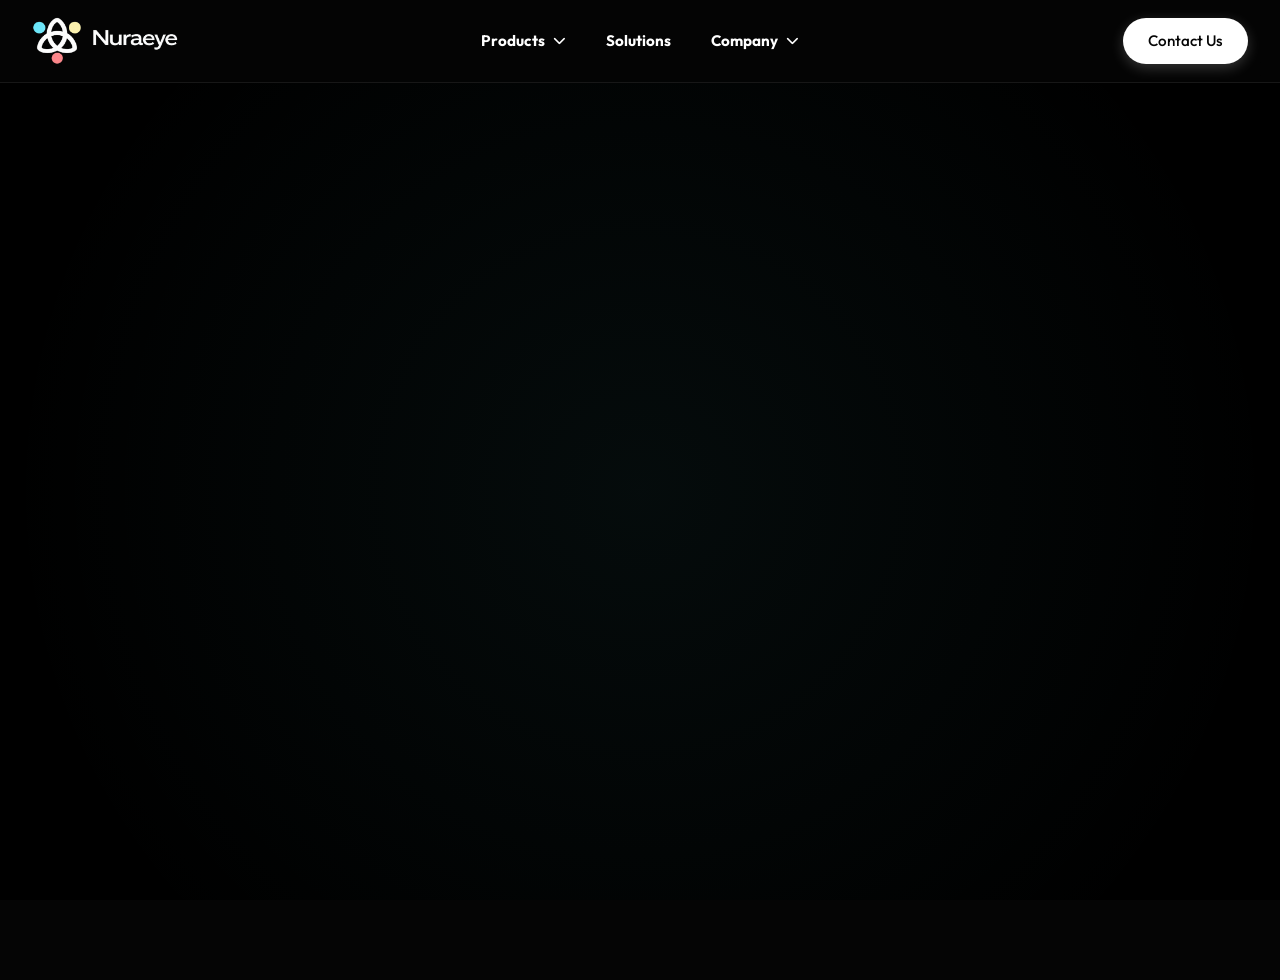
<file: index.html>
<!DOCTYPE html>
<html lang="en">

<head>
    <meta charset="UTF-8">
    <meta name="viewport" content="width=device-width, initial-scale=1.0">
    <title>Nuraeye | Innovative Solutions</title>

    <!-- Google Fonts: Outfit -->
    <link rel="preconnect" href="https://fonts.googleapis.com">
    <link rel="preconnect" href="https://fonts.gstatic.com" crossorigin>
    <link href="https://fonts.googleapis.com/css2?family=Outfit:wght@300;400;500;600;700&display=swap" rel="stylesheet">

    <!-- Font Awesome for mobile menu icon -->
    <link rel="stylesheet" href="https://cdnjs.cloudflare.com/ajax/libs/font-awesome/6.4.0/css/all.min.css">

    <!-- Custom CSS -->
    <link rel="stylesheet" href="index.css">
</head>

<body>

    <!-- Header Section -->
    <header class="navbar" id="navbar">
        <div class="navbar-container">

            <!-- Left: Logo -->
            <a href="#" class="logo">
                <img src="image.png" alt="Nuraeye Logo" class="logo-img">
            </a>

            <!-- Middle: Navigation Links -->
            <nav class="nav-links" id="nav-links">
                <div class="nav-item dropdown">
                    <span class="dropdown-trigger">Products <i class="fas fa-chevron-down"></i></span>
                    <div class="dropdown-menu">
                        <a href="products/ai-bullet-camera.html" class="dropdown-item">AI Bullet Camera</a>
                        <a href="products/ai-ptz-camera.html" class="dropdown-item">AI PTZ Camera</a>
                        <a href="products/ai-dome-camera.html" class="dropdown-item">AI Dome Camera</a>
                        <div class="dropdown-divider"></div>
                        <div class="dropdown-header">Software</div>
                        <a href="products/vms-software.html" class="dropdown-item">VMS Software</a>
                    </div>
                </div>
                <a href="#solutions" class="nav-item">Solutions</a>
                <div class="nav-item dropdown">
                    <span class="dropdown-trigger">Company <i class="fas fa-chevron-down"></i></span>
                    <div class="dropdown-menu">
                        <a href="company/about.html" class="dropdown-item">About Us</a>
                        <a href="company/news.html" class="dropdown-item">In the News</a>
                        <a href="company/careers.html" class="dropdown-item">Careers</a>
                    </div>
                </div>
            </nav>

            <!-- Right: Contact Us Button & Mobile Toggle -->
            <div class="nav-actions">
                <a href="contact.html" class="btn btn-primary">Contact Us</a>
                <button class="mobile-menu-toggle" id="mobile-menu-toggle" aria-label="Toggle Menu">
                    <i class="fas fa-bars"></i>
                </button>
            </div>

        </div>
    </header>

    <!-- Main Content Placeholder -->
    <main>
        <section class="hero">
            <div class="hero-content">
                <div class="hero-media-full">
                    <div class="video-container-full">
                        <video id="main-hero-video" autoplay muted playsinline class="hero-video-full">
                            <source src="vedios/Video_Generation_Request_Fulfilled.mp4" type="video/mp4">
                            Your browser does not support the video tag.
                        </video>
                    </div>
                </div>
            </div>
            <!-- Decorative background elements -->
            <div class="glow glow-1"></div>
            <div class="glow glow-2"></div>
        </section>
    </main>

    <!-- Custom JS -->
    <script src="script.js"></script>
</body>

</html>
</file>
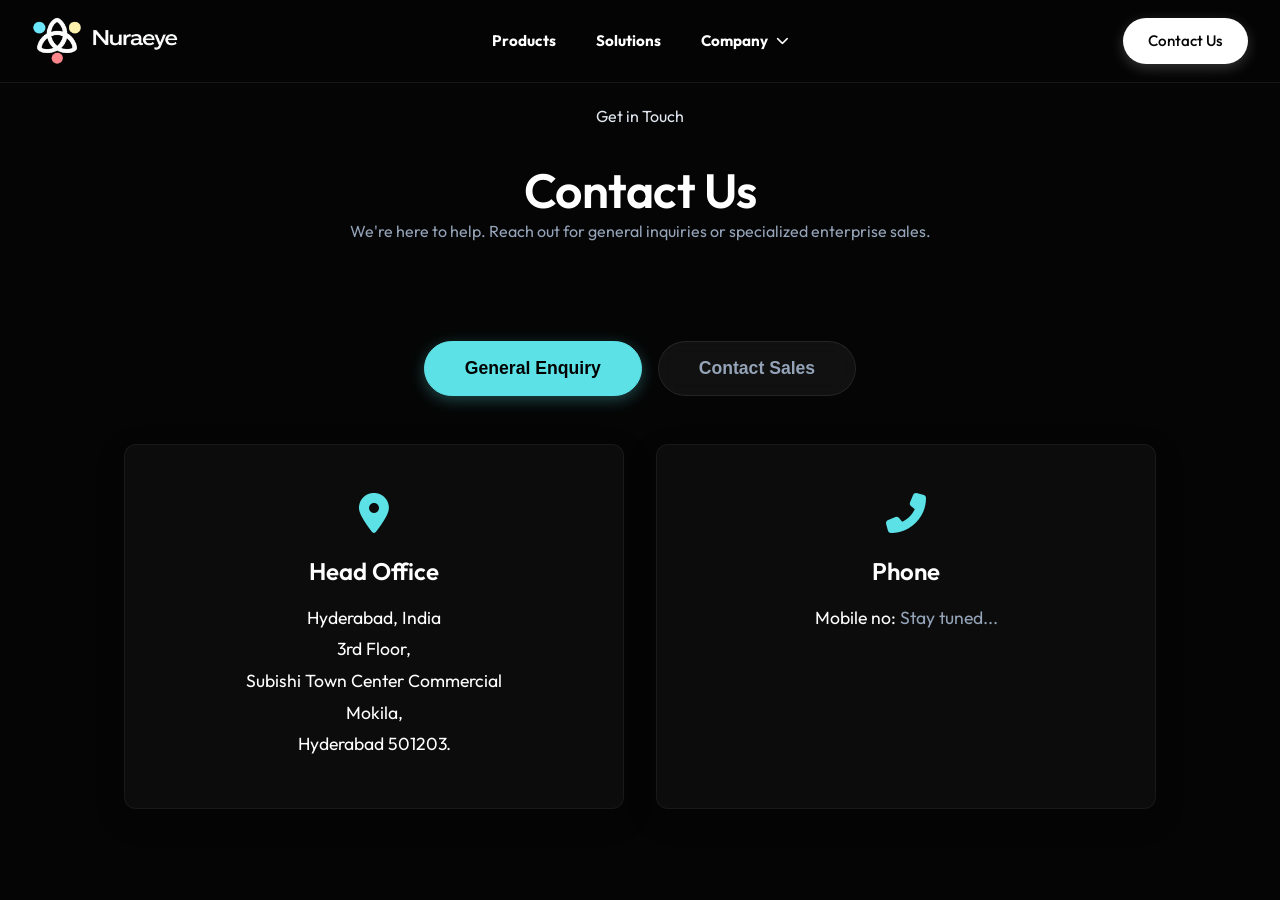
<file: contact.html>
<!DOCTYPE html>
<html lang="en">

<head>
    <meta charset="UTF-8">
    <meta name="viewport" content="width=device-width, initial-scale=1.0">
    <title>Contact Us | NuraEye Systems</title>

    <!-- Google Fonts: Outfit -->
    <link rel="preconnect" href="https://fonts.googleapis.com">
    <link rel="preconnect" href="https://fonts.gstatic.com" crossorigin>
    <link href="https://fonts.googleapis.com/css2?family=Outfit:wght@300;400;500;600;700&display=swap" rel="stylesheet">

    <!-- Font Awesome for mobile menu icon & other icons -->
    <link rel="stylesheet" href="https://cdnjs.cloudflare.com/ajax/libs/font-awesome/6.4.0/css/all.min.css">

    <!-- Custom CSS -->
    <link rel="stylesheet" href="index.css">
</head>

<body class="contact-page">

    <!-- Header Section -->
    <header class="navbar" id="navbar">
        <div class="navbar-container">

            <!-- Left: Logo -->
            <a href="index.html" class="logo">
                <img src="image.png" alt="Nuraeye Logo" class="logo-img">
            </a>

            <!-- Middle: Navigation Links -->
            <nav class="nav-links" id="nav-links">
                <a href="index.html#products" class="nav-item">Products</a>
                <a href="index.html#solutions" class="nav-item">Solutions</a>
                <div class="nav-item dropdown">
                    <span class="dropdown-trigger">Company <i class="fas fa-chevron-down"></i></span>
                    <div class="dropdown-menu">
                        <a href="company/about.html" class="dropdown-item">About Us</a>
                        <a href="company/news.html" class="dropdown-item">In the News</a>
                        <a href="company/careers.html" class="dropdown-item">Careers</a>
                    </div>
                </div>
            </nav>

            <!-- Right: Contact Us Button & Mobile Toggle -->
            <div class="nav-actions">
                <a href="contact.html" class="btn btn-primary active">Contact Us</a>
                <button class="mobile-menu-toggle" id="mobile-menu-toggle" aria-label="Toggle Menu">
                    <i class="fas fa-bars"></i>
                </button>
            </div>

        </div>
    </header>

    <main style="padding-top: 80px;">
        <section class="section">
            <div class="container" style="max-width: 1200px;">
                <div class="section-header text-center">
                    <div class="badge" style="margin-bottom: 1rem;">Get in Touch</div>
                    <h1 class="section-title">Contact Us</h1>
                    <p style="color: var(--text-muted); margin-bottom: 3rem;">We're here to help. Reach out for general
                        inquiries or specialized enterprise sales.</p>
                </div>

                <div class="contact-tabs-container">
                    <button class="contact-tab-btn active" data-tab="tab-general">General Enquiry</button>
                    <button class="contact-tab-btn" data-tab="tab-sales">Contact Sales</button>
                </div>

                <!-- Tab 1: General Enquiry -->
                <div id="tab-general" class="contact-tab-content active">
                    <div style="display: flex; flex-wrap: wrap; justify-content: center; gap: 2rem;">
                        <!-- Address Block -->
                        <div
                            style="flex: 1; min-width: 300px; max-width: 500px; background: rgba(255, 255, 255, 0.03); border: 1px solid rgba(255, 255, 255, 0.05); padding: 3rem; border-radius: 12px; text-align: center; box-shadow: 0 10px 30px rgba(0, 0, 0, 0.2);">
                            <i class="fas fa-map-marker-alt"
                                style="font-size: 2.5rem; color: var(--logo-blue); margin-bottom: 1.5rem;"></i>
                            <h3 style="margin-bottom: 1rem; font-size: 1.5rem;">Head Office</h3>
                            <p style="color: var(--text-pure); line-height: 1.8; font-size: 1.1rem;">
                                Hyderabad, India<br>
                                3rd Floor,<br>
                                Subishi Town Center Commercial<br>
                                Mokila,<br>
                                Hyderabad 501203.
                            </p>
                        </div>

                        <!-- Contact Block -->
                        <div
                            style="flex: 1; min-width: 300px; max-width: 500px; background: rgba(255, 255, 255, 0.03); border: 1px solid rgba(255, 255, 255, 0.05); padding: 3rem; border-radius: 12px; text-align: center; box-shadow: 0 10px 30px rgba(0, 0, 0, 0.2);">
                            <i class="fas fa-phone-alt"
                                style="font-size: 2.5rem; color: var(--logo-blue); margin-bottom: 1.5rem;"></i>
                            <h3 style="margin-bottom: 1rem; font-size: 1.5rem;">Phone</h3>
                            <p style="color: var(--text-pure); line-height: 1.8; font-size: 1.1rem;">
                                Mobile no: <span style="color: var(--text-muted);">Stay tuned...</span>
                            </p>
                        </div>
                    </div>
                </div>

                <!-- Tab 2: Contact Sales Form -->
                <div id="tab-sales" class="contact-tab-content">
                    <div class="glass-panel"
                        style="padding: 3rem; border-radius: 12px; box-shadow: 0 10px 30px rgba(0, 0, 0, 0.3); max-width: 800px; margin: 0 auto; text-align: left;">
                        <h2
                            style="font-size: 2rem; color: var(--text-pure); margin-bottom: 0.5rem; text-align: center;">
                            Contact Sales</h2>
                        <p style="color: var(--text-muted); margin-bottom: 2.5rem; text-align: center;">Fill out the
                            form below and our sales team will respond promptly.</p>

                        <form id="sales-form">
                            <!-- User Type -->
                            <div class="form-group">
                                <label class="form-label">User Type *</label>
                                <div class="radio-group">
                                    <label class="radio-label">
                                        <input type="radio" name="user_type" value="business" checked> Business
                                    </label>
                                    <label class="radio-label">
                                        <input type="radio" name="user_type" value="personal"> Personal
                                    </label>
                                </div>
                            </div>

                            <h3 class="form-section-title">What can we help you with?</h3>

                            <div class="form-group">
                                <label class="form-label" for="camera_count">Number of cameras needed <span
                                        style="color: red;">*</span></label>
                                <select class="form-control" id="camera_count" name="camera_count" required>
                                    <option value="" disabled selected>Please Select...</option>
                                    <option value="1-10">1 - 10</option>
                                    <option value="11-50">11 - 50</option>
                                    <option value="51-200">51 - 200</option>
                                    <option value="200+">200+</option>
                                </select>
                            </div>

                            <div class="form-group">
                                <label class="form-label" for="message">Message <span
                                        style="color: red;">*</span></label>
                                <textarea class="form-control" id="message" name="message"
                                    placeholder="Please describe your requirements..." maxlength="200"
                                    required></textarea>
                                <div style="text-align: right; font-size: 0.8rem; color: var(--text-muted); margin-top: 0.25rem;"
                                    id="message-counter">0/200</div>
                            </div>

                            <h3 class="form-section-title">How can we reach you?</h3>

                            <div class="form-row form-row-mb">
                                <div class="form-group">
                                    <label class="form-label" for="first_name">First Name <span
                                            style="color: red;">*</span></label>
                                    <input type="text" class="form-control" id="first_name" name="first_name" required>
                                </div>
                                <div class="form-group">
                                    <label class="form-label" for="last_name">Last Name <span
                                            style="color: red;">*</span></label>
                                    <input type="text" class="form-control" id="last_name" name="last_name" required>
                                </div>
                            </div>

                            <div class="form-row form-row-mb">
                                <div class="form-group">
                                    <label class="form-label" for="email">Email <span
                                            style="color: red;">*</span></label>
                                    <input type="email" class="form-control" id="email" name="email" required>
                                </div>
                                <div class="form-group">
                                    <label class="form-label" for="phone">Phone <span
                                            style="color: red;">*</span></label>
                                    <div style="display: flex;">
                                        <select class="form-control"
                                            style="width: 80px; border-top-right-radius: 0; border-bottom-right-radius: 0; border-right: none;">
                                            <option value="+91">+91</option>
                                            <option value="+1">+1</option>
                                            <option value="+44">+44</option>
                                        </select>
                                        <input type="tel" class="form-control" id="phone" name="phone"
                                            style="border-top-left-radius: 0; border-bottom-left-radius: 0;" required>
                                    </div>
                                </div>
                            </div>

                            <div id="company-details-section">
                                <h3 class="form-section-title">Company Details</h3>

                                <div class="form-group">
                                    <label class="form-label" for="company_name">Company Name <span
                                            style="color: red;">*</span></label>
                                    <input type="text" class="form-control" id="company_name" name="company_name"
                                        required>
                                </div>

                                <div class="form-row form-row-mb">
                                    <div class="form-group">
                                        <label class="form-label" for="business_role">Business Type/Role</label>
                                        <select class="form-control" id="business_role" name="business_role">
                                            <option value="" disabled selected>Please Select...</option>
                                            <option value="distributor">Distributor</option>
                                            <option value="installer">Installer / System Integrator</option>
                                            <option value="consultant">Consultant</option>
                                            <option value="enduser">End User</option>
                                            <option value="other">Other</option>
                                        </select>
                                    </div>
                                    <div class="form-group">
                                        <label class="form-label" for="industry">Industry</label>
                                        <select class="form-control" id="industry" name="industry">
                                            <option value="" disabled selected>Please select your industry.</option>
                                            <option value="retail">Retail</option>
                                            <option value="commercial">Commercial Real Estate</option>
                                            <option value="education">Education</option>
                                            <option value="healthcare">Healthcare</option>
                                            <option value="other">Other</option>
                                        </select>
                                    </div>
                                </div>

                                <div class="form-group">
                                    <label class="form-label" for="job_title">Job Title</label>
                                    <input type="text" class="form-control" id="job_title" name="job_title">
                                </div>
                            </div>

                            <div class="form-row form-row-mb">
                                <div class="form-group">
                                    <label class="form-label" for="country">Country/Region</label>
                                    <select class="form-control" id="country" name="country">
                                        <option value="India" selected>India</option>
                                        <option value="USA">United States</option>
                                        <option value="UK">United Kingdom</option>
                                    </select>
                                </div>
                                <div class="form-group">
                                    <label class="form-label" for="state">Province/State</label>
                                    <input type="text" class="form-control" id="state" name="state"
                                        placeholder="e.g. Telangana">
                                </div>
                            </div>

                            <div class="form-row form-row-mb">
                                <div class="form-group">
                                    <label class="form-label" for="city">City</label>
                                    <input type="text" class="form-control" id="city" name="city">
                                </div>
                                <div class="form-group">
                                    <label class="form-label" for="postcode">Postcode</label>
                                    <input type="text" class="form-control" id="postcode" name="postcode">
                                </div>
                            </div>

                            <div style="margin-top: 3rem;">
                                <label class="checkbox-label">
                                    <input type="checkbox" name="subscribe">
                                    <span>Yes, I would like to subscribe to newsletters and be informed of new products,
                                        services and surveys from NuraEye. I understand that I can unsubscribe at any
                                        time.</span>
                                </label>

                                <label class="checkbox-label">
                                    <input type="checkbox" name="privacy" required>
                                    <span>By submitting this form, I confirm that I have read and agreed to the <a
                                            href="#"
                                            style="color: var(--logo-blue); text-decoration: underline;">privacy
                                            policy</a>. <span style="color: red;">*</span></span>
                                </label>
                            </div>

                            <div style="margin-top: 2rem; text-align: center;">
                                <button type="submit" class="btn btn-primary btn-lg"
                                    style="width: 100%; max-width: 250px;">Submit</button>
                            </div>

                        </form>
                    </div>
                </div>
            </div>
        </section>
    </main>

    <!-- Custom JS -->
    <script src="script.js"></script>
</body>

</html>
</file>
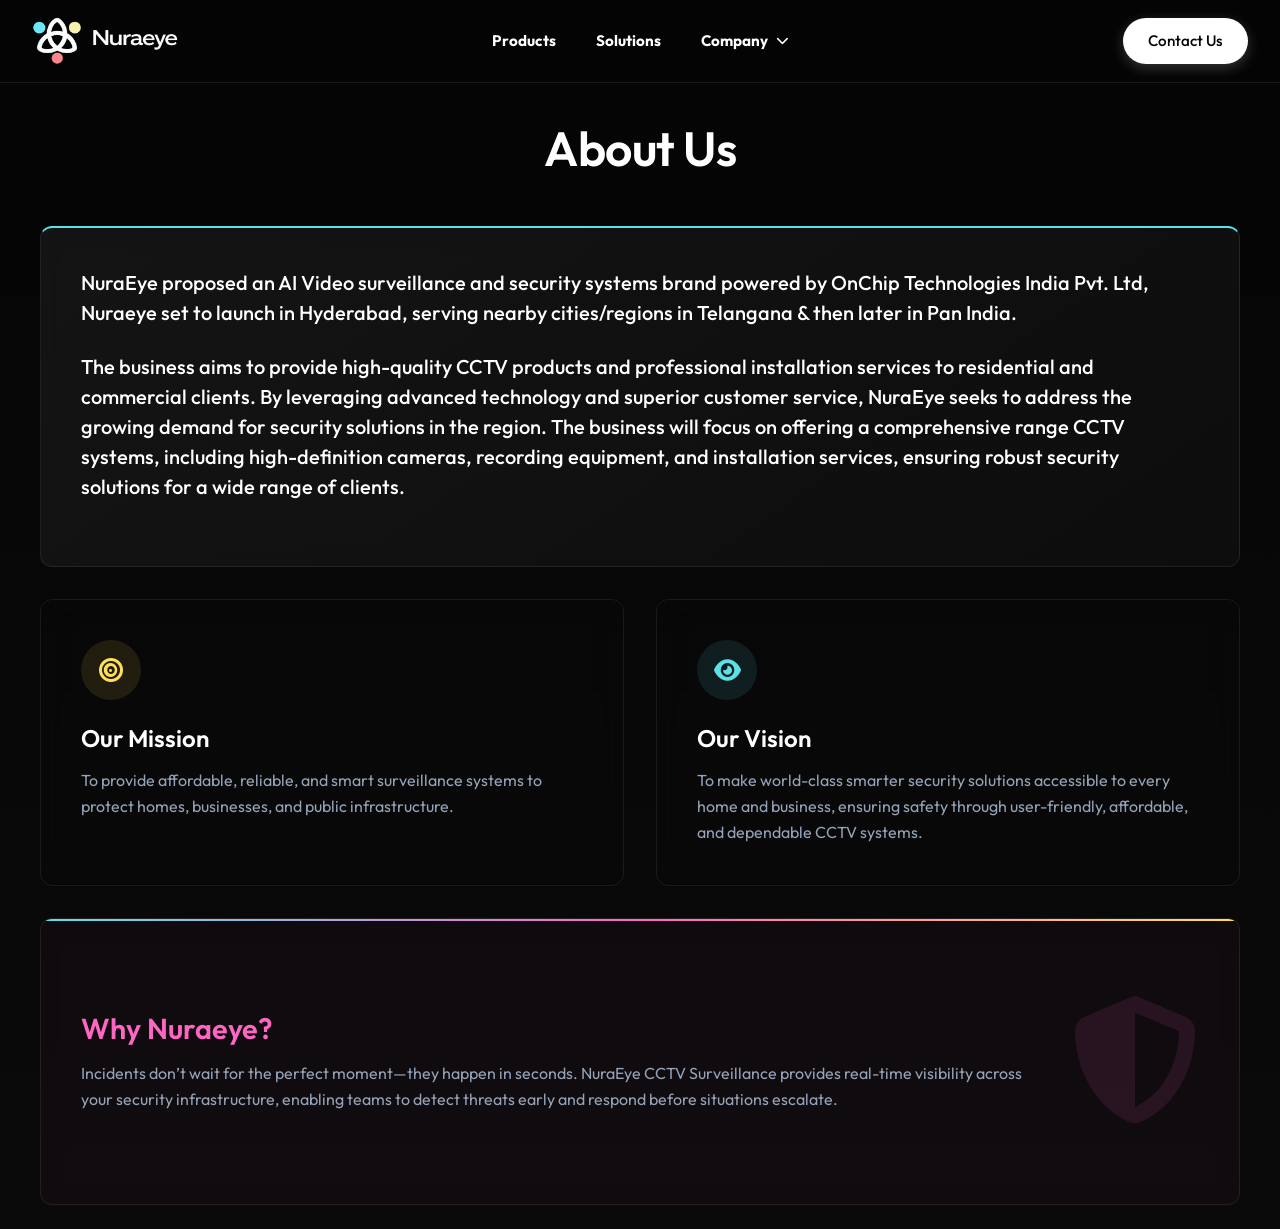
<file: company/about.html>
<!DOCTYPE html>
<html lang="en">

<head>
    <meta charset="UTF-8">
    <meta name="viewport" content="width=device-width, initial-scale=1.0">
    <title>About Us | NuraEye Systems</title>

    <!-- Google Fonts: Outfit -->
    <link rel="preconnect" href="https://fonts.googleapis.com">
    <link rel="preconnect" href="https://fonts.gstatic.com" crossorigin>
    <link href="https://fonts.googleapis.com/css2?family=Outfit:wght@300;400;500;600;700&display=swap" rel="stylesheet">

    <!-- Font Awesome for mobile menu icon & other icons -->
    <link rel="stylesheet" href="https://cdnjs.cloudflare.com/ajax/libs/font-awesome/6.4.0/css/all.min.css">

    <!-- Custom CSS -->
    <link rel="stylesheet" href="../index.css">
</head>

<body class="about-page">

    <!-- Header Section -->
    <header class="navbar" id="navbar">
        <div class="navbar-container">

            <!-- Left: Logo -->
            <a href="../index.html" class="logo">
                <img src="../image.png" alt="Nuraeye Logo" class="logo-img">
            </a>

            <!-- Middle: Navigation Links -->
            <nav class="nav-links" id="nav-links">
                <a href="../index.html#products" class="nav-item">Products</a>
                <a href="../index.html#solutions" class="nav-item">Solutions</a>
                <div class="nav-item dropdown">
                    <span class="dropdown-trigger active">Company <i class="fas fa-chevron-down"></i></span>
                    <div class="dropdown-menu">
                        <a href="about.html" class="dropdown-item">About Us</a>
                        <a href="news.html" class="dropdown-item">In the News</a>
                        <a href="careers.html" class="dropdown-item">Careers</a>
                    </div>
                </div>
            </nav>

            <!-- Right: Contact Us Button & Mobile Toggle -->
            <div class="nav-actions">
                <a href="../contact.html" class="btn btn-primary">Contact Us</a>
                <button class="mobile-menu-toggle" id="mobile-menu-toggle" aria-label="Toggle Menu">
                    <i class="fas fa-bars"></i>
                </button>
            </div>

        </div>
    </header>

    <main style="padding-top: 80px;"> <!-- Push down to avoid header overlap -->
        <section id="about" class="section about-section">
            <div class="container">
                <div class="section-header text-center">
                    <h1 class="section-title">About Us</h1>
                </div>

                <div class="about-grid">
                    <!-- Main About Content -->
                    <div class="about-main-card glass-panel">
                        <p class="about-lead">NuraEye proposed an AI Video surveillance and security systems brand
                            powered by OnChip Technologies India Pvt. Ltd, Nuraeye set to launch in Hyderabad, serving
                            nearby cities/regions in Telangana & then later in Pan India.</p>
                        <p class="about-lead">The business aims to provide high-quality CCTV products and professional
                            installation services to residential and commercial clients. By leveraging advanced
                            technology and superior customer service, NuraEye seeks to address the growing demand for
                            security solutions in the region. The business will focus on offering a comprehensive range
                            CCTV systems, including high-definition cameras, recording equipment, and installation
                            services, ensuring robust security solutions for a wide range of clients.</p>
                    </div>

                    <!-- Mission & Vision Cards -->
                    <div class="mission-vision-grid">
                        <div class="mv-card glass-panel">
                            <div class="mv-icon"><i class="fas fa-bullseye"></i></div>
                            <h3>Our Mission</h3>
                            <p>To provide affordable, reliable, and smart surveillance systems to protect homes,
                                businesses, and public infrastructure.</p>
                        </div>
                        <div class="mv-card glass-panel">
                            <div class="mv-icon"><i class="fas fa-eye"></i></div>
                            <h3>Our Vision</h3>
                            <p>To make world-class smarter security solutions accessible to every home and business,
                                ensuring safety through user-friendly, affordable, and dependable CCTV systems.</p>
                        </div>
                    </div>

                    <!-- Why Nuraeye -->
                    <div class="why-nuraeye glass-panel highlight-border">
                        <div class="why-content">
                            <h3>Why Nuraeye?</h3>
                            <p>Incidents don’t wait for the perfect moment—they happen in seconds. NuraEye CCTV
                                Surveillance provides real-time visibility across your security infrastructure, enabling
                                teams to detect threats early and respond before situations escalate.</p>
                        </div>
                        <div class="why-graphic">
                            <i class="fas fa-shield-alt shield-icon"></i>
                        </div>
                    </div>
                </div>
            </div>
        </section>
    </main>

    <!-- Custom JS -->
    <script src="../script.js"></script>
</body>

</html>
</file>
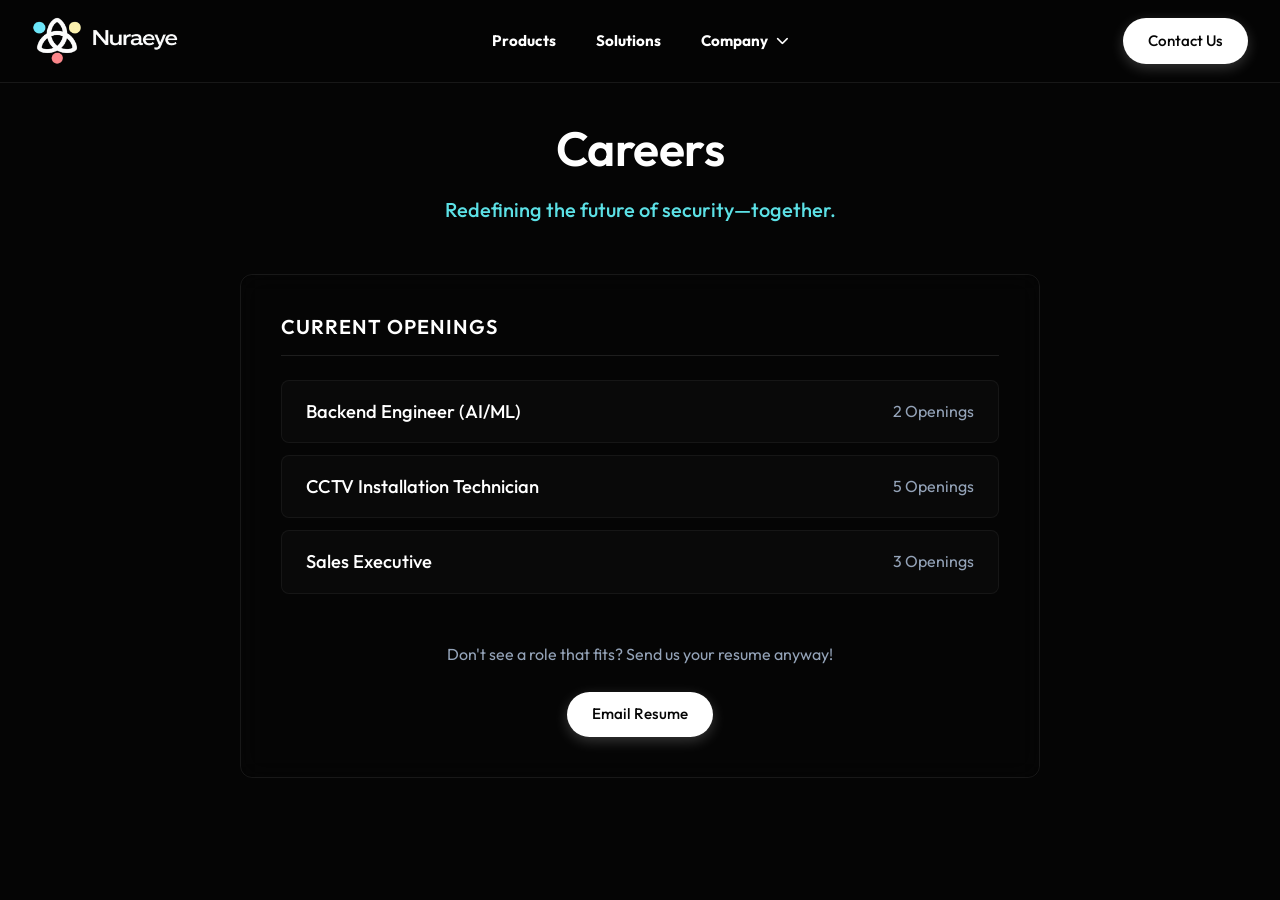
<file: company/careers.html>
<!DOCTYPE html>
<html lang="en">

<head>
    <meta charset="UTF-8">
    <meta name="viewport" content="width=device-width, initial-scale=1.0">
    <title>Careers | NuraEye Systems</title>

    <!-- Google Fonts: Outfit -->
    <link rel="preconnect" href="https://fonts.googleapis.com">
    <link rel="preconnect" href="https://fonts.gstatic.com" crossorigin>
    <link href="https://fonts.googleapis.com/css2?family=Outfit:wght@300;400;500;600;700&display=swap" rel="stylesheet">

    <!-- Font Awesome for mobile menu icon & other icons -->
    <link rel="stylesheet" href="https://cdnjs.cloudflare.com/ajax/libs/font-awesome/6.4.0/css/all.min.css">

    <!-- Custom CSS -->
    <link rel="stylesheet" href="../index.css">
</head>

<body class="careers-page">

    <!-- Header Section -->
    <header class="navbar" id="navbar">
        <div class="navbar-container">

            <!-- Left: Logo -->
            <a href="../index.html" class="logo">
                <img src="../image.png" alt="Nuraeye Logo" class="logo-img">
            </a>

            <!-- Middle: Navigation Links -->
            <nav class="nav-links" id="nav-links">
                <a href="../../index.html#products" class="nav-item">Products</a>
                <a href="../../index.html#solutions" class="nav-item">Solutions</a>
                <div class="nav-item dropdown">
                    <span class="dropdown-trigger active">Company <i class="fas fa-chevron-down"></i></span>
                    <div class="dropdown-menu">
                        <a href="about.html" class="dropdown-item">About Us</a>
                        <a href="news.html" class="dropdown-item">In the News</a>
                        <a href="careers.html" class="dropdown-item">Careers</a>
                    </div>
                </div>
            </nav>

            <!-- Right: Contact Us Button & Mobile Toggle -->
            <div class="nav-actions">
                <a href="../contact.html" class="btn btn-primary">Contact Us</a>
                <button class="mobile-menu-toggle" id="mobile-menu-toggle" aria-label="Toggle Menu">
                    <i class="fas fa-bars"></i>
                </button>
            </div>

        </div>
    </header>

    <main style="padding-top: 80px;">
        <section class="section">
            <div class="container" style="max-width: 800px;">
                <div class="section-header text-center">

                    <h1 class="section-title">Careers</h1>
                    <p style="color: var(--logo-blue); font-size: 1.25rem; font-weight: 500; margin-top: 1rem;">
                        Redefining the future of security—together.</p>
                </div>

                <!-- Careers -->
                <div class="careers-section glass-panel">
                    <h4
                        style="font-size: 1.25rem; margin-bottom: 1.5rem; color: var(--text-pure); border-bottom: 1px solid rgba(255,255,255,0.1); padding-bottom: 1rem;">
                        Current Openings</h4>
                    <ul class="jobs-list">
                        <li class="job-item">
                            <span class="job-role" style="font-size: 1.15rem;">Backend Engineer (AI/ML)</span>
                            <span class="job-openings badge">2 Openings</span>
                        </li>
                        <li class="job-item">
                            <span class="job-role" style="font-size: 1.15rem;">CCTV Installation Technician</span>
                            <span class="job-openings badge">5 Openings</span>
                        </li>
                        <li class="job-item">
                            <span class="job-role" style="font-size: 1.15rem;">Sales Executive</span>
                            <span class="job-openings badge">3 Openings</span>
                        </li>
                    </ul>

                    <div style="margin-top: 3rem; text-align: center;">
                        <p style="color: var(--text-muted); margin-bottom: 1.5rem;">Don't see a role that fits? Send us
                            your resume anyway!</p>
                        <a href="mailto:careers@nuraeye.com" class="btn btn-primary">Email Resume</a>
                    </div>
                </div>

            </div>
        </section>
    </main>

    <!-- Custom JS -->
    <script src="../script.js"></script>
</body>

</html>
</file>
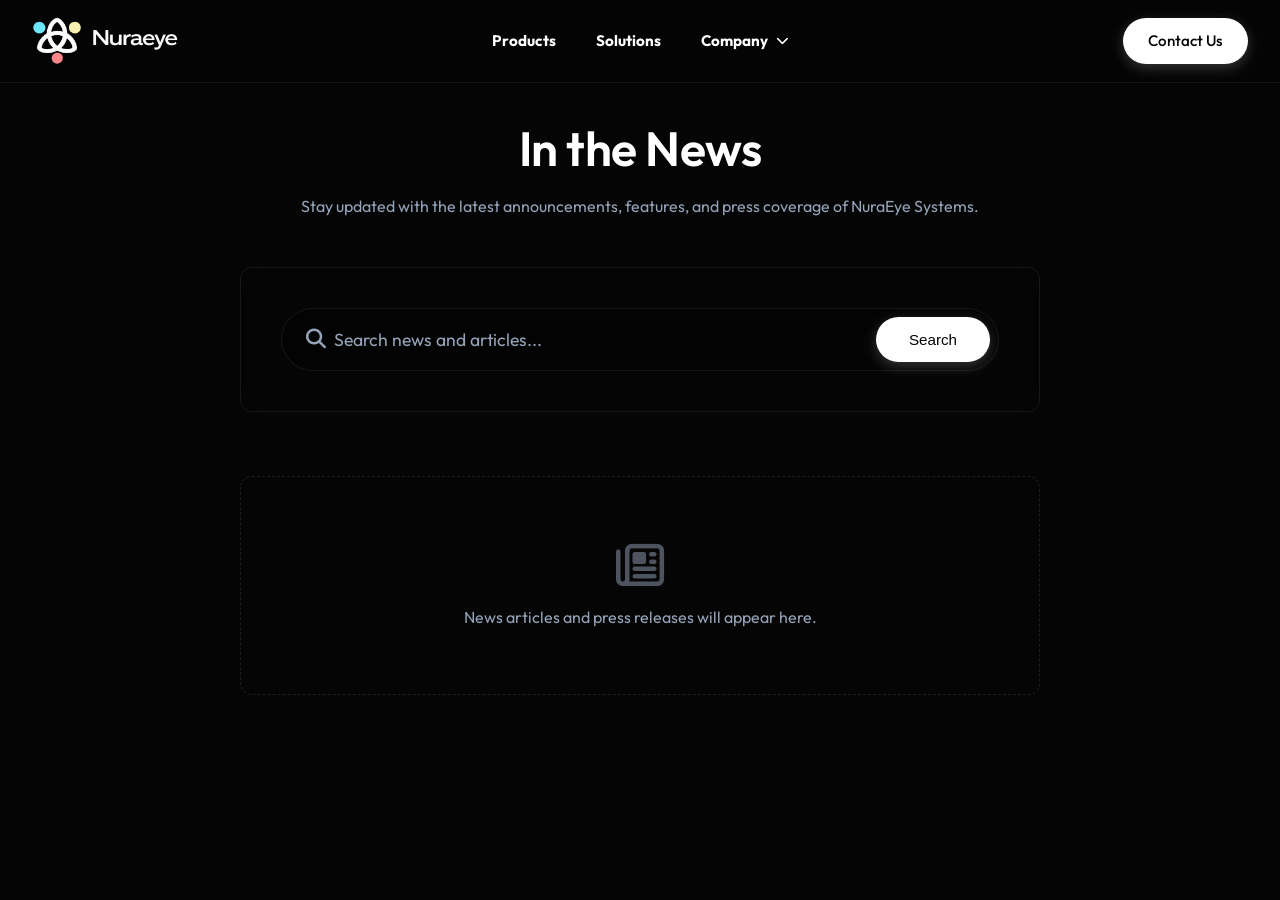
<file: company/news.html>
<!DOCTYPE html>
<html lang="en">

<head>
    <meta charset="UTF-8">
    <meta name="viewport" content="width=device-width, initial-scale=1.0">
    <title>In the News | NuraEye Systems</title>

    <!-- Google Fonts: Outfit -->
    <link rel="preconnect" href="https://fonts.googleapis.com">
    <link rel="preconnect" href="https://fonts.gstatic.com" crossorigin>
    <link href="https://fonts.googleapis.com/css2?family=Outfit:wght@300;400;500;600;700&display=swap" rel="stylesheet">

    <!-- Font Awesome for mobile menu icon & other icons -->
    <link rel="stylesheet" href="https://cdnjs.cloudflare.com/ajax/libs/font-awesome/6.4.0/css/all.min.css">

    <!-- Custom CSS -->
    <link rel="stylesheet" href="../index.css">
</head>

<body class="news-page">

    <!-- Header Section -->
    <header class="navbar" id="navbar">
        <div class="navbar-container">

            <!-- Left: Logo -->
            <a href="../index.html" class="logo">
                <img src="../image.png" alt="Nuraeye Logo" class="logo-img">
            </a>

            <!-- Middle: Navigation Links -->
            <nav class="nav-links" id="nav-links">
                <a href="../../index.html#products" class="nav-item">Products</a>
                <a href="../../index.html#solutions" class="nav-item">Solutions</a>
                <div class="nav-item dropdown">
                    <span class="dropdown-trigger active">Company <i class="fas fa-chevron-down"></i></span>
                    <div class="dropdown-menu">
                        <a href="about.html" class="dropdown-item">About Us</a>
                        <a href="news.html" class="dropdown-item">In the News</a>
                        <a href="careers.html" class="dropdown-item">Careers</a>
                    </div>
                </div>
            </nav>

            <!-- Right: Contact Us Button & Mobile Toggle -->
            <div class="nav-actions">
                <a href="../contact.html" class="btn btn-primary">Contact Us</a>
                <button class="mobile-menu-toggle" id="mobile-menu-toggle" aria-label="Toggle Menu">
                    <i class="fas fa-bars"></i>
                </button>
            </div>

        </div>
    </header>

    <main style="padding-top: 80px;">
        <section class="section">
            <div class="container" style="max-width: 800px;">
                <div class="section-header text-center">

                    <h1 class="section-title">In the News</h1>
                    <p style="color: var(--text-muted); margin-top: 1rem;">Stay updated with the latest announcements,
                        features, and press coverage of NuraEye Systems.</p>
                </div>

                <!-- News Search -->
                <div class="news-section glass-panel">
                    <div class="search-container" style="padding: 0.5rem 0.5rem 0.5rem 1.5rem;">
                        <i class="fas fa-search search-icon" style="font-size: 1.25rem;"></i>
                        <input type="text" class="search-input" placeholder="Search news and articles..."
                            style="font-size: 1.1rem;">
                        <button class="btn btn-primary search-btn" style="padding: 0.8rem 2rem;">Search</button>
                    </div>
                </div>

                <!-- Placeholder space for actual news articles later -->
                <div
                    style="margin-top: 4rem; text-align: center; color: var(--text-muted); padding: 4rem; border: 1px dashed rgba(255,255,255,0.1); border-radius: var(--border-radius);">
                    <i class="far fa-newspaper" style="font-size: 3rem; margin-bottom: 1rem; opacity: 0.5;"></i>
                    <p>News articles and press releases will appear here.</p>
                </div>

            </div>
        </section>
    </main>

    <!-- Custom JS -->
    <script src="../script.js"></script>
</body>

</html>
</file>
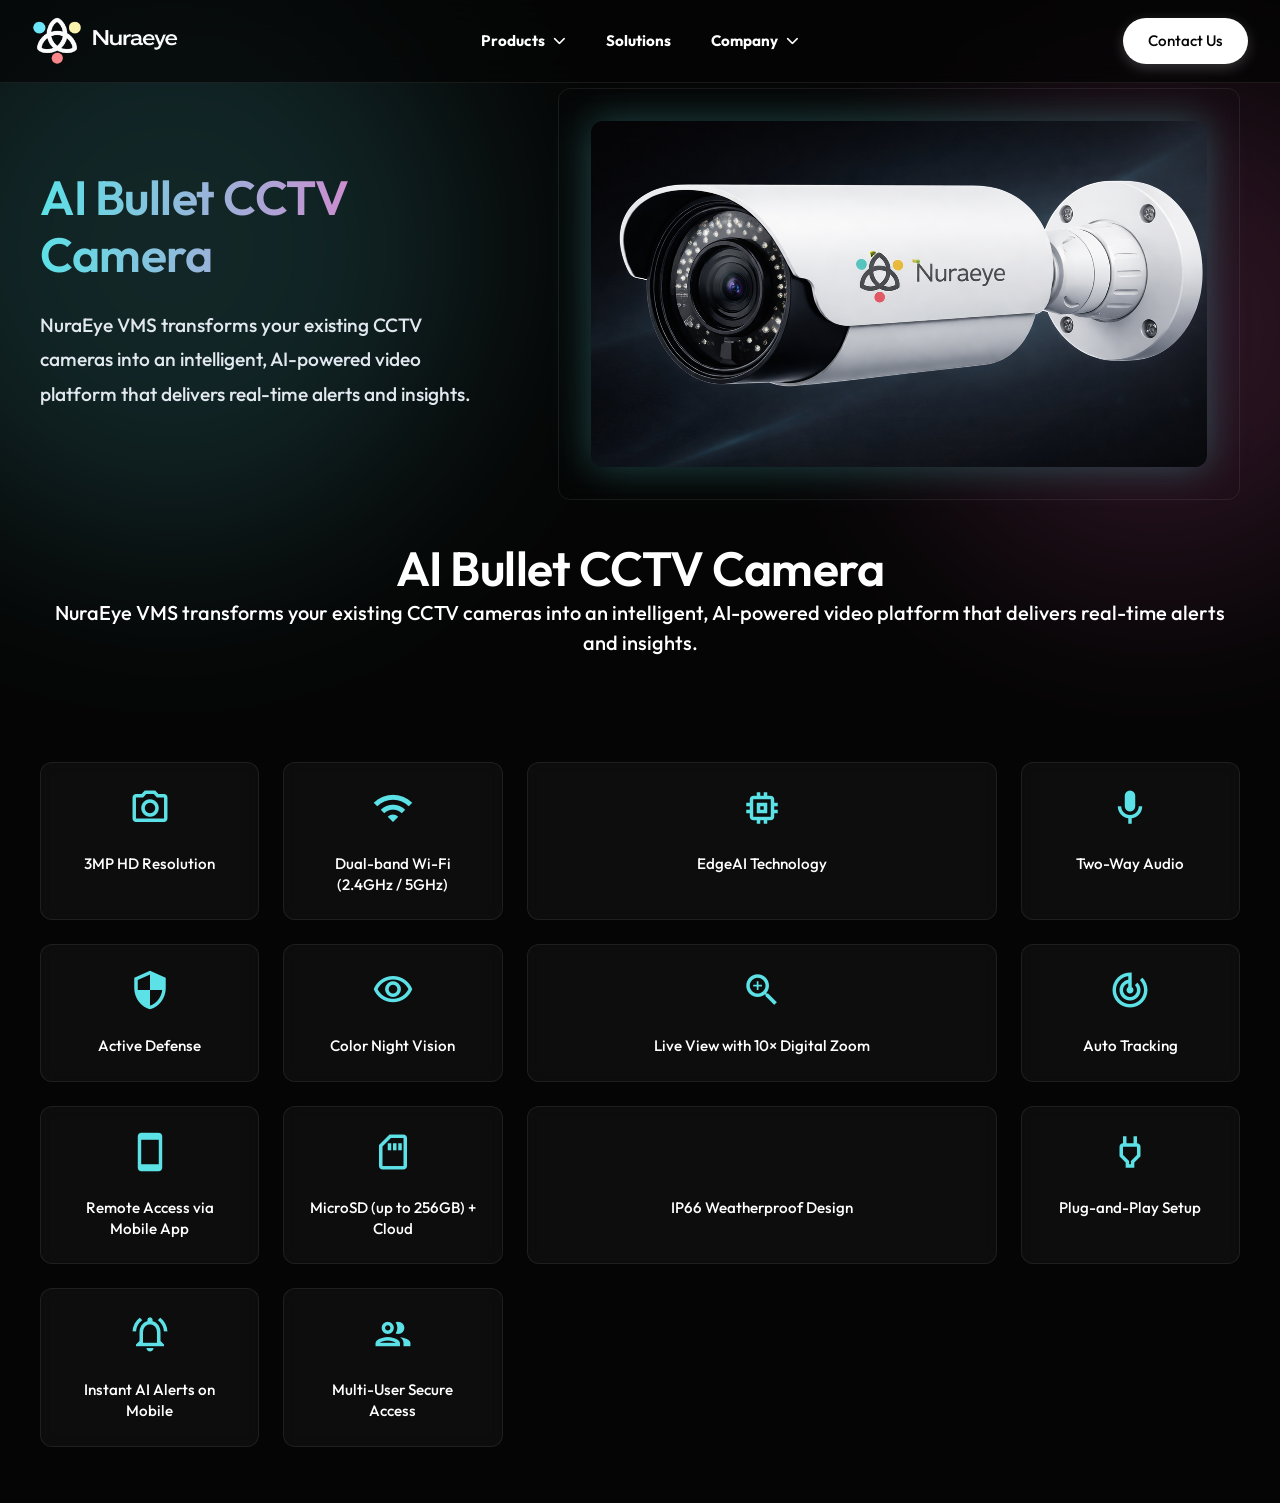
<file: products/ai-bullet-camera.html>
<!DOCTYPE html>
<html lang="en">

<head>
    <meta charset="UTF-8">
    <meta name="viewport" content="width=device-width, initial-scale=1.0">
    <title>AI Bullet Camera | Nuraeye</title>

    <!-- Google Fonts: Outfit -->
    <link rel="preconnect" href="https://fonts.googleapis.com">
    <link rel="preconnect" href="https://fonts.gstatic.com" crossorigin>
    <link href="https://fonts.googleapis.com/css2?family=Outfit:wght@300;400;500;600;700&display=swap" rel="stylesheet">

    <!-- Font Awesome for mobile menu icon -->
    <link rel="stylesheet" href="https://cdnjs.cloudflare.com/ajax/libs/font-awesome/6.4.0/css/all.min.css">

    <!-- Material Icons -->
    <link href="https://fonts.googleapis.com/icon?family=Material+Icons+Outlined" rel="stylesheet">

    <!-- Custom CSS -->
    <link rel="stylesheet" href="../index.css">
</head>

<body>

    <!-- Header Section -->
    <header class="navbar" id="navbar">
        <div class="navbar-container">

            <!-- Left: Logo -->
            <a href="../index.html" class="logo">
                <img src="../image.png" alt="Nuraeye Logo" class="logo-img">
            </a>

            <!-- Middle: Navigation Links -->
            <nav class="nav-links" id="nav-links">
                <div class="nav-item dropdown">
                    <span class="dropdown-trigger active">Products <i class="fas fa-chevron-down"></i></span>
                    <div class="dropdown-menu">
                        <a href="ai-bullet-camera.html" class="dropdown-item">AI Bullet Camera</a>
                        <a href="ai-ptz-camera.html" class="dropdown-item">AI PTZ Camera</a>
                        <a href="ai-dome-camera.html" class="dropdown-item">AI Dome Camera</a>
                        <div class="dropdown-divider"></div>
                        <div class="dropdown-header">Software</div>
                        <a href="vms-software.html" class="dropdown-item">VMS Software</a>
                    </div>
                </div>
                <a href="../index.html#solutions" class="nav-item">Solutions</a>
                <div class="nav-item dropdown">
                    <span class="dropdown-trigger">Company <i class="fas fa-chevron-down"></i></span>
                    <div class="dropdown-menu">
                        <a href="../company/about.html" class="dropdown-item">About Us</a>
                        <a href="../company/news.html" class="dropdown-item">In the News</a>
                        <a href="../company/careers.html" class="dropdown-item">Careers</a>
                    </div>
                </div>
            </nav>

            <!-- Right: Contact Us Button & Mobile Toggle -->
            <div class="nav-actions">
                <a href="../contact.html" class="btn btn-primary">Contact Us</a>
                <button class="mobile-menu-toggle" id="mobile-menu-toggle" aria-label="Toggle Menu">
                    <i class="fas fa-bars"></i>
                </button>
            </div>

        </div>
    </header>

    <!-- Main Content Placeholder -->
    <main>
        <section class="section">
            <div class="container" style="margin-top: 4rem;">
                <div class="contact-split-grid" style="align-items: center;">
                    <!-- Left: Camera Details -->
                    <div style="z-index: 10;">
                        <h1 class="section-title"
                            style="margin-bottom: 1.5rem; text-align: left; background: linear-gradient(90deg, var(--logo-blue), var(--logo-pink)); background-clip: text; -webkit-background-clip: text; -webkit-text-fill-color: transparent;">
                            AI Bullet CCTV Camera</h1>
                        <p class="about-lead" style="font-size: 1.2rem; line-height: 1.8; color: var(--text-main);">
                            NuraEye VMS transforms your existing CCTV cameras into an intelligent, AI-powered video
                            platform that delivers real-time alerts and insights.
                        </p>
                    </div>

                    <!-- Right: Camera Image -->
                    <div class="glass-panel"
                        style="padding: 2rem; display: flex; justify-content: center; position: relative; z-index: 10;">
                        <img src="../Bullet_camera.png" alt="AI Bullet CCTV Camera"
                            style="max-width: 100%; height: auto; object-fit: contain; border-radius: var(--border-radius); filter: drop-shadow(0 0 20px rgba(92, 225, 230, 0.3));">
                    </div>
                </div>
            </div>
            <!-- Decorative background elements -->
            <div class="glow glow-1"></div>
            <div class="glow glow-2"></div>
        </section>

        <!-- New Features Section added by user request -->
        <section class="section" style="padding-top: 0;">
            <div class="container text-center">
                <div style="margin-bottom: 3rem;">
                    <h2 class="section-title">AI Bullet CCTV Camera</h2>
                    <p class="about-lead">
                        NuraEye VMS transforms your existing CCTV cameras into an intelligent,
                        AI-powered video platform that delivers real-time alerts and insights.
                    </p>
                </div>

                <!-- FEATURES -->
                <div class="features-grid">

                    <div class="feature-item">
                        <span class="material-icons-outlined">photo_camera</span>
                        <p>3MP HD Resolution</p>
                    </div>

                    <div class="feature-item">
                        <span class="material-icons-outlined">wifi</span>
                        <p>Dual-band Wi-Fi (2.4GHz / 5GHz)</p>
                    </div>

                    <div class="feature-item">
                        <span class="material-icons-outlined">memory</span>
                        <p>EdgeAI Technology</p>
                    </div>

                    <div class="feature-item">
                        <span class="material-icons-outlined">mic</span>
                        <p>Two-Way Audio</p>
                    </div>

                    <div class="feature-item">
                        <span class="material-icons-outlined">security</span>
                        <p>Active Defense</p>
                    </div>

                    <div class="feature-item">
                        <span class="material-icons-outlined">visibility</span>
                        <p>Color Night Vision</p>
                    </div>

                    <div class="feature-item">
                        <span class="material-icons-outlined">zoom_in</span>
                        <p>Live View with 10× Digital Zoom</p>
                    </div>

                    <div class="feature-item">
                        <span class="material-icons-outlined">track_changes</span>
                        <p>Auto Tracking</p>
                    </div>

                    <div class="feature-item">
                        <span class="material-icons-outlined">smartphone</span>
                        <p>Remote Access via Mobile App</p>
                    </div>

                    <div class="feature-item">
                        <span class="material-icons-outlined">sd_storage</span>
                        <p>MicroSD (up to 256GB) + Cloud</p>
                    </div>

                    <div class="feature-item">
                        <span class="material-icons-outlined">water_drop</span>
                        <p>IP66 Weatherproof Design</p>
                    </div>

                    <div class="feature-item">
                        <span class="material-icons-outlined">power</span>
                        <p>Plug-and-Play Setup</p>
                    </div>

                    <div>
                        <span class="material-icons-outlined" style="font-size:42px;">notifications_active</span>
                        <p>Instant AI Alerts on Mobile</p>
                    </div>

                    <!-- Multi User Access -->
                    <div>
                        <span class="material-icons-outlined" style="font-size:42px;">group</span>
                        <p>Multi-User Secure Access</p>
                    </div>

                </div>
            </div>
        </section>
    </main>

    <!-- Custom JS -->
    <script src="../script.js"></script>
</body>

</html>
</file>
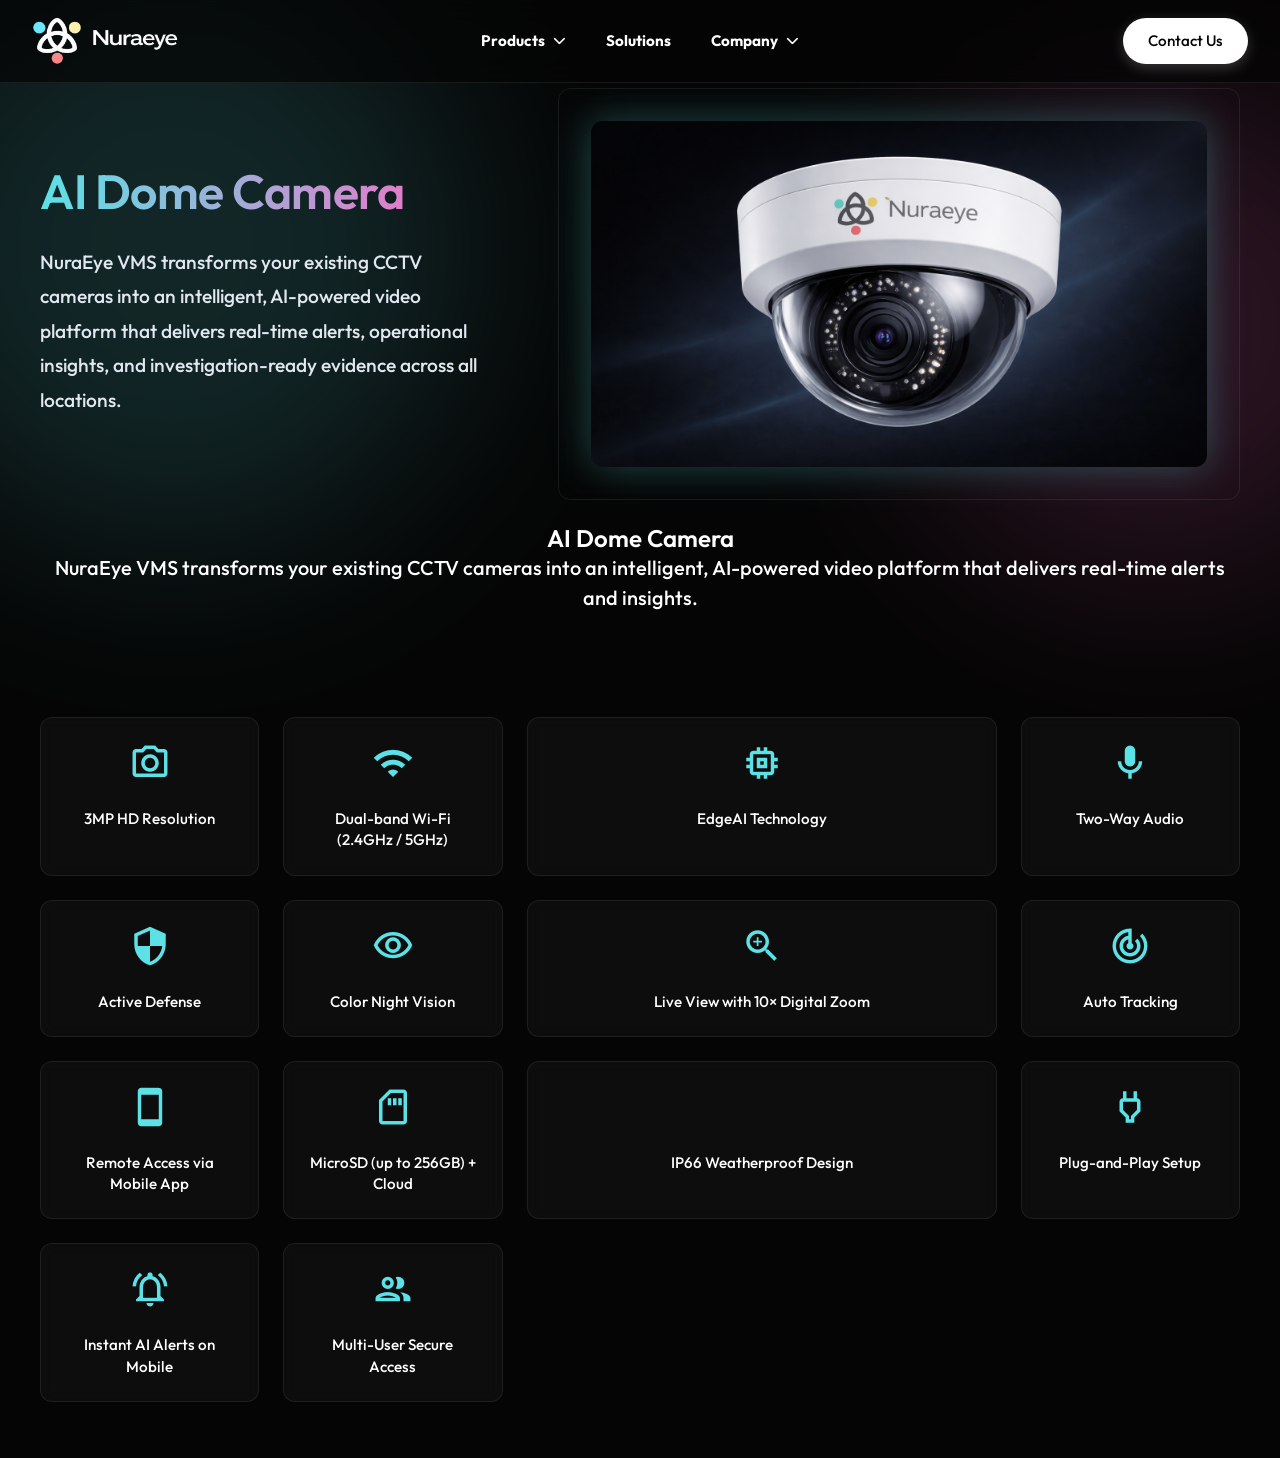
<file: products/ai-dome-camera.html>
<!DOCTYPE html>
<html lang="en">

<head>
    <meta charset="UTF-8">
    <meta name="viewport" content="width=device-width, initial-scale=1.0">
    <title>AI Dome Camera | Nuraeye</title>

    <!-- Google Fonts: Outfit -->
    <link rel="preconnect" href="https://fonts.googleapis.com">
    <link rel="preconnect" href="https://fonts.gstatic.com" crossorigin>
    <link href="https://fonts.googleapis.com/css2?family=Outfit:wght@300;400;500;600;700&display=swap" rel="stylesheet">

    <!-- Font Awesome for mobile menu icon -->
    <link rel="stylesheet" href="https://cdnjs.cloudflare.com/ajax/libs/font-awesome/6.4.0/css/all.min.css">

    <!-- Material Icons -->
    <link href="https://fonts.googleapis.com/icon?family=Material+Icons+Outlined" rel="stylesheet">

    <!-- Custom CSS -->
    <link rel="stylesheet" href="../index.css">
</head>

<body>

    <!-- Header Section -->
    <header class="navbar" id="navbar">
        <div class="navbar-container">

            <!-- Left: Logo -->
            <a href="../index.html" class="logo">
                <img src="../image.png" alt="Nuraeye Logo" class="logo-img">
            </a>

            <!-- Middle: Navigation Links -->
            <nav class="nav-links" id="nav-links">
                <div class="nav-item dropdown">
                    <span class="dropdown-trigger active">Products <i class="fas fa-chevron-down"></i></span>
                    <div class="dropdown-menu">
                        <a href="ai-bullet-camera.html" class="dropdown-item">AI Bullet Camera</a>
                        <a href="ai-ptz-camera.html" class="dropdown-item">AI PTZ Camera</a>
                        <a href="ai-dome-camera.html" class="dropdown-item">AI Dome Camera</a>
                        <div class="dropdown-divider"></div>
                        <div class="dropdown-header">Software</div>
                        <a href="vms-software.html" class="dropdown-item">VMS Software</a>
                    </div>
                </div>
                <a href="../index.html#solutions" class="nav-item">Solutions</a>
                <div class="nav-item dropdown">
                    <span class="dropdown-trigger">Company <i class="fas fa-chevron-down"></i></span>
                    <div class="dropdown-menu">
                        <a href="../company/about.html" class="dropdown-item">About Us</a>
                        <a href="../company/news.html" class="dropdown-item">In the News</a>
                        <a href="../company/careers.html" class="dropdown-item">Careers</a>
                    </div>
                </div>
            </nav>

            <!-- Right: Contact Us Button & Mobile Toggle -->
            <div class="nav-actions">
                <a href="../contact.html" class="btn btn-primary">Contact Us</a>
                <button class="mobile-menu-toggle" id="mobile-menu-toggle" aria-label="Toggle Menu">
                    <i class="fas fa-bars"></i>
                </button>
            </div>

        </div>
    </header>

    <!-- Main Content Placeholder -->
    <main>
        <section class="section">
            <div class="container" style="margin-top: 4rem;">
                <div class="contact-split-grid" style="align-items: center;">
                    <!-- Left: Camera Details -->
                    <div style="z-index: 10;">
                        <h1 class="section-title"
                            style="margin-bottom: 1.5rem; text-align: left; background: linear-gradient(90deg, var(--logo-blue), var(--logo-pink)); background-clip: text; -webkit-background-clip: text; -webkit-text-fill-color: transparent;">
                            AI Dome Camera</h1>
                        <p class="about-lead" style="font-size: 1.2rem; line-height: 1.8; color: var(--text-main);">
                            NuraEye VMS transforms your existing CCTV cameras into an intelligent, AI-powered video
                            platform that delivers real-time alerts, operational insights, and investigation-ready
                            evidence across all locations.
                        </p>
                    </div>

                    <!-- Right: Camera Image -->
                    <div class="glass-panel"
                        style="padding: 2rem; display: flex; justify-content: center; position: relative; z-index: 10;">
                        <img src="../dome.png" alt="AI Dome Camera"
                            style="max-width: 100%; height: auto; object-fit: contain; border-radius: var(--border-radius); filter: drop-shadow(0 0 20px rgba(92, 225, 230, 0.3));">
                    </div>
                </div>
            </div>
            <!-- Decorative background elements -->
            <div class="glow glow-1"></div>
            <div class="glow glow-2"></div>
        </section>

        <!-- Features Section -->
        <section class="section" style="padding-top: 0;">
            <div class="container text-center">
                <div style="margin-bottom: 3rem;">
                    <h2>AI Dome Camera</h2>
                    <p class="about-lead">
                        NuraEye VMS transforms your existing CCTV cameras into an intelligent,
                        AI-powered video platform that delivers real-time alerts and insights.
                    </p>
                </div>

                <!-- FEATURES -->
                <div class="features-grid">

                    <div class="feature-item">
                        <span class="material-icons-outlined">photo_camera</span>
                        <p>3MP HD Resolution</p>
                    </div>

                    <div class="feature-item">
                        <span class="material-icons-outlined">wifi</span>
                        <p>Dual-band Wi-Fi (2.4GHz / 5GHz)</p>
                    </div>

                    <div class="feature-item">
                        <span class="material-icons-outlined">memory</span>
                        <p>EdgeAI Technology</p>
                    </div>

                    <div class="feature-item">
                        <span class="material-icons-outlined">mic</span>
                        <p>Two-Way Audio</p>
                    </div>

                    <div class="feature-item">
                        <span class="material-icons-outlined">security</span>
                        <p>Active Defense</p>
                    </div>

                    <div class="feature-item">
                        <span class="material-icons-outlined">visibility</span>
                        <p>Color Night Vision</p>
                    </div>

                    <div class="feature-item">
                        <span class="material-icons-outlined">zoom_in</span>
                        <p>Live View with 10× Digital Zoom</p>
                    </div>

                    <div class="feature-item">
                        <span class="material-icons-outlined">track_changes</span>
                        <p>Auto Tracking</p>
                    </div>

                    <div class="feature-item">
                        <span class="material-icons-outlined">smartphone</span>
                        <p>Remote Access via Mobile App</p>
                    </div>

                    <div class="feature-item">
                        <span class="material-icons-outlined">sd_storage</span>
                        <p>MicroSD (up to 256GB) + Cloud</p>
                    </div>

                    <div class="feature-item">
                        <span class="material-icons-outlined">water_drop</span>
                        <p>IP66 Weatherproof Design</p>
                    </div>

                    <div class="feature-item">
                        <span class="material-icons-outlined">power</span>
                        <p>Plug-and-Play Setup</p>
                    </div>

                    <!-- Instant AI Alerts -->
                    <div>
                        <span class="material-icons-outlined" style="font-size:42px;">notifications_active</span>
                        <p>Instant AI Alerts on Mobile</p>
                    </div>

                    <!-- Multi User Access -->
                    <div>
                        <span class="material-icons-outlined" style="font-size:42px;">group</span>
                        <p>Multi-User Secure Access</p>
                    </div>

                </div>
            </div>
        </section>
    </main>

    <!-- Custom JS -->
    <script src="../script.js"></script>
</body>

</html>
</file>
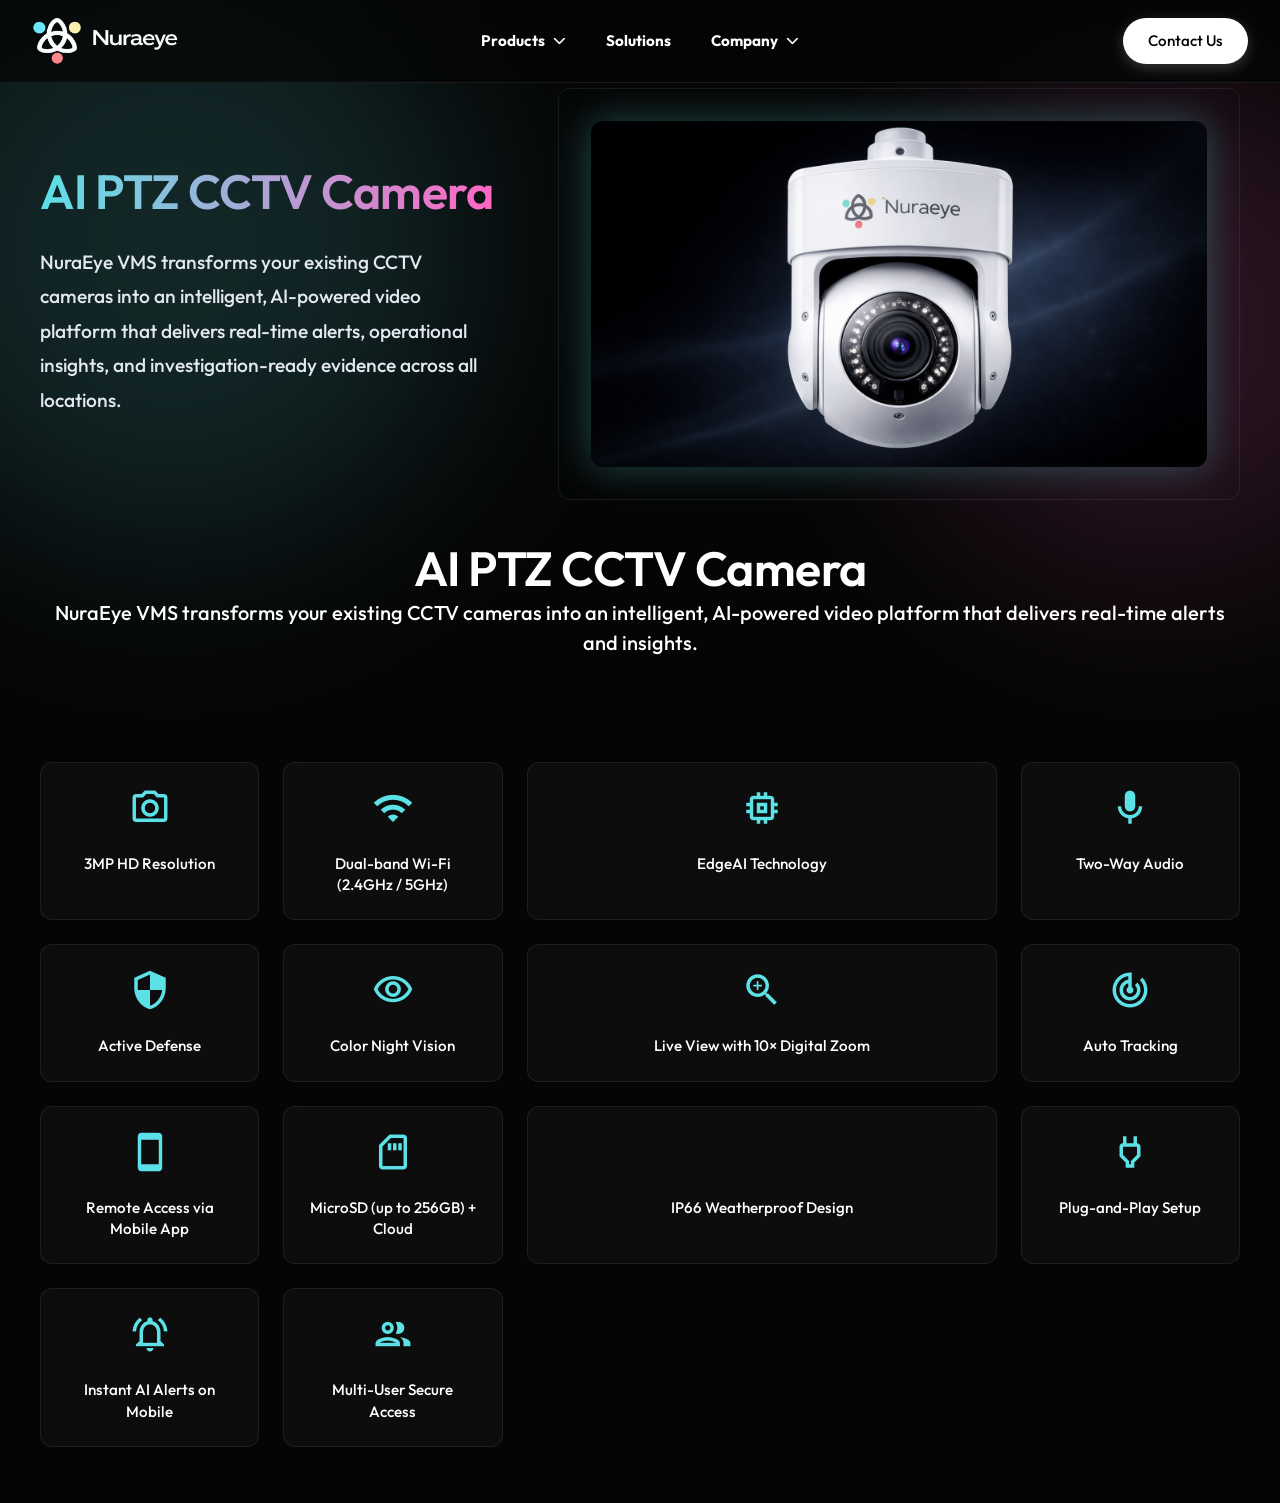
<file: products/ai-ptz-camera.html>
<!DOCTYPE html>
<html lang="en">

<head>
    <meta charset="UTF-8">
    <meta name="viewport" content="width=device-width, initial-scale=1.0">
    <title>AI PTZ Camera | Nuraeye</title>

    <!-- Google Fonts: Outfit -->
    <link rel="preconnect" href="https://fonts.googleapis.com">
    <link rel="preconnect" href="https://fonts.gstatic.com" crossorigin>
    <link href="https://fonts.googleapis.com/css2?family=Outfit:wght@300;400;500;600;700&display=swap" rel="stylesheet">

    <!-- Font Awesome for mobile menu icon -->
    <link rel="stylesheet" href="https://cdnjs.cloudflare.com/ajax/libs/font-awesome/6.4.0/css/all.min.css">

    <!-- Material Icons -->
    <link href="https://fonts.googleapis.com/icon?family=Material+Icons+Outlined" rel="stylesheet">

    <!-- Custom CSS -->
    <link rel="stylesheet" href="../index.css">
</head>

<body>

    <!-- Header Section -->
    <header class="navbar" id="navbar">
        <div class="navbar-container">

            <!-- Left: Logo -->
            <a href="../index.html" class="logo">
                <img src="../image.png" alt="Nuraeye Logo" class="logo-img">
            </a>

            <!-- Middle: Navigation Links -->
            <nav class="nav-links" id="nav-links">
                <div class="nav-item dropdown">
                    <span class="dropdown-trigger active">Products <i class="fas fa-chevron-down"></i></span>
                    <div class="dropdown-menu">
                        <a href="ai-bullet-camera.html" class="dropdown-item">AI Bullet Camera</a>
                        <a href="ai-ptz-camera.html" class="dropdown-item">AI PTZ Camera</a>
                        <a href="ai-dome-camera.html" class="dropdown-item">AI Dome Camera</a>
                        <div class="dropdown-divider"></div>
                        <div class="dropdown-header">Software</div>
                        <a href="vms-software.html" class="dropdown-item">VMS Software</a>
                    </div>
                </div>
                <a href="../index.html#solutions" class="nav-item">Solutions</a>
                <div class="nav-item dropdown">
                    <span class="dropdown-trigger">Company <i class="fas fa-chevron-down"></i></span>
                    <div class="dropdown-menu">
                        <a href="../company/about.html" class="dropdown-item">About Us</a>
                        <a href="../company/news.html" class="dropdown-item">In the News</a>
                        <a href="../company/careers.html" class="dropdown-item">Careers</a>
                    </div>
                </div>
            </nav>

            <!-- Right: Contact Us Button & Mobile Toggle -->
            <div class="nav-actions">
                <a href="../contact.html" class="btn btn-primary">Contact Us</a>
                <button class="mobile-menu-toggle" id="mobile-menu-toggle" aria-label="Toggle Menu">
                    <i class="fas fa-bars"></i>
                </button>
            </div>

        </div>
    </header>

    <!-- Main Content Placeholder -->
    <main>
        <section class="section">
            <div class="container" style="margin-top: 4rem;">
                <div class="contact-split-grid" style="align-items: center;">
                    <!-- Left: Camera Details -->
                    <div style="z-index: 10;">
                        <h1 class="section-title"
                            style="margin-bottom: 1.5rem; text-align: left; background: linear-gradient(90deg, var(--logo-blue), var(--logo-pink)); background-clip: text; -webkit-background-clip: text; -webkit-text-fill-color: transparent;">
                            AI PTZ CCTV Camera</h1>
                        <p class="about-lead" style="font-size: 1.2rem; line-height: 1.8; color: var(--text-main);">
                            NuraEye VMS transforms your existing CCTV cameras into an intelligent, AI-powered video
                            platform that delivers real-time alerts, operational insights, and investigation-ready
                            evidence across all locations.
                        </p>
                    </div>

                    <!-- Right: Camera Image -->
                    <div class="glass-panel"
                        style="padding: 2rem; display: flex; justify-content: center; position: relative; z-index: 10;">
                        <img src="../ptz.png" alt="AI PTZ Camera"
                            style="max-width: 100%; height: auto; object-fit: contain; border-radius: var(--border-radius); filter: drop-shadow(0 0 20px rgba(92, 225, 230, 0.3));">
                    </div>
                </div>
            </div>
            <!-- Decorative background elements -->
            <div class="glow glow-1"></div>
            <div class="glow glow-2"></div>
        </section>

        <!-- Features Section -->
        <section class="section" style="padding-top: 0;">
            <div class="container text-center">
                <div style="margin-bottom: 3rem;">
                    <h2 class="section-title">AI PTZ CCTV Camera</h2>
                    <p class="about-lead">
                        NuraEye VMS transforms your existing CCTV cameras into an intelligent,
                        AI-powered video platform that delivers real-time alerts and insights.
                    </p>
                </div>

                <!-- FEATURES -->
                <div class="features-grid">

                    <div class="feature-item">
                        <span class="material-icons-outlined">photo_camera</span>
                        <p>3MP HD Resolution</p>
                    </div>

                    <div class="feature-item">
                        <span class="material-icons-outlined">wifi</span>
                        <p>Dual-band Wi-Fi (2.4GHz / 5GHz)</p>
                    </div>

                    <div class="feature-item">
                        <span class="material-icons-outlined">memory</span>
                        <p>EdgeAI Technology</p>
                    </div>

                    <div class="feature-item">
                        <span class="material-icons-outlined">mic</span>
                        <p>Two-Way Audio</p>
                    </div>

                    <div class="feature-item">
                        <span class="material-icons-outlined">security</span>
                        <p>Active Defense</p>
                    </div>

                    <div class="feature-item">
                        <span class="material-icons-outlined">visibility</span>
                        <p>Color Night Vision</p>
                    </div>

                    <div class="feature-item">
                        <span class="material-icons-outlined">zoom_in</span>
                        <p>Live View with 10× Digital Zoom</p>
                    </div>

                    <div class="feature-item">
                        <span class="material-icons-outlined">track_changes</span>
                        <p>Auto Tracking</p>
                    </div>

                    <div class="feature-item">
                        <span class="material-icons-outlined">smartphone</span>
                        <p>Remote Access via Mobile App</p>
                    </div>

                    <div class="feature-item">
                        <span class="material-icons-outlined">sd_storage</span>
                        <p>MicroSD (up to 256GB) + Cloud</p>
                    </div>

                    <div class="feature-item">
                        <span class="material-icons-outlined">water_drop</span>
                        <p>IP66 Weatherproof Design</p>
                    </div>

                    <div class="feature-item">
                        <span class="material-icons-outlined">power</span>
                        <p>Plug-and-Play Setup</p>
                    </div>
                    <!-- Instant AI Alerts -->
                    <div>
                        <span class="material-icons-outlined" style="font-size:42px;">notifications_active</span>
                        <p>Instant AI Alerts on Mobile</p>
                    </div>

                    <!-- Multi User Access -->
                    <div>
                        <span class="material-icons-outlined" style="font-size:42px;">group</span>
                        <p>Multi-User Secure Access</p>
                    </div>

                </div>
            </div>
        </section>
    </main>

    <!-- Custom JS -->
    <script src="../script.js"></script>
</body>

</html>
</file>
<file: index.css>
/* --- Base & Variables --- */
:root {
    --bg-color: #050505;
    --surface-color: #111111;
    --surface-light: #1a1a1a;
    --text-pure: #ffffff;
    --text-main: #e2e8f0;
    --text-muted: #94a3b8;

    --primary: #3b82f6;
    --primary-hover: #2563eb;

    /* Logo colors from image */
    --logo-blue: #5CE1E6;
    --logo-yellow: #FFDE59;
    --logo-pink: #FF66C4;

    --nav-bg: rgba(5, 5, 5, 0.7);
    --nav-border: rgba(255, 255, 255, 0.08);

    --transition-fast: 0.2s ease;
    --transition-smooth: 0.3s cubic-bezier(0.4, 0, 0.2, 1);

    --border-radius: 12px;
    --border-radius-pill: 9999px;
}

* {
    margin: 0;
    padding: 0;
    box-sizing: border-box;
    scroll-behavior: smooth;
}

body {
    font-family: 'Outfit', -apple-system, BlinkMacSystemFont, "Segoe UI", Roboto, Helvetica, Arial, sans-serif;
    background-color: var(--bg-color);
    color: var(--text-main);
    line-height: 1.6;
    min-height: 100vh;
    overflow-x: hidden;
}

a {
    text-decoration: none;
    color: inherit;
}

/* --- Typography --- */
h1,
h2,
h3,
h4 {
    color: var(--text-pure);
    font-weight: 600;
    line-height: 1.2;
}

/* --- Buttons --- */
.btn {
    display: inline-flex;
    align-items: center;
    justify-content: center;
    padding: 0.6rem 1.5rem;
    border-radius: var(--border-radius-pill);
    font-weight: 500;
    font-size: 0.95rem;
    transition: var(--transition-smooth);
    cursor: pointer;
    border: 1px solid transparent;
}

.btn-primary {
    background: var(--text-pure);
    color: var(--bg-color);
    box-shadow: 0 4px 14px rgba(255, 255, 255, 0.2);
}

.btn-primary:hover {
    transform: translateY(-2px);
    box-shadow: 0 6px 20px rgba(255, 255, 255, 0.3);
    background: #f1f5f9;
}

.btn-secondary {
    background: rgba(255, 255, 255, 0.05);
    color: var(--text-pure);
    border: 1px solid var(--nav-border);
    backdrop-filter: blur(10px);
}

.btn-secondary:hover {
    background: rgba(255, 255, 255, 0.1);
    transform: translateY(-2px);
}

.btn-lg {
    padding: 0.8rem 2rem;
    font-size: 1.05rem;
}

/* --- Navbar (Header Layout) --- */
.navbar {
    position: fixed;
    top: 0;
    left: 0;
    width: 100%;
    z-index: 1000;
    background: var(--nav-bg);
    backdrop-filter: blur(16px);
    -webkit-backdrop-filter: blur(16px);
    border-bottom: 1px solid var(--nav-border);
    transition: var(--transition-smooth);
}

.navbar.scrolled {
    padding: 0.25rem 0;
    background: rgba(5, 5, 5, 0.85);
    box-shadow: 0 4px 30px rgba(0, 0, 0, 0.5);
}

.navbar-container {
    display: flex;
    justify-content: space-between;
    align-items: center;
    max-width: 1400px;
    margin: 0 auto;
    padding: 1rem 2rem;
    position: relative;
    /* Crucial for absolute centering of middle elements */
}

/* 1. Left: Logo */
.logo {
    display: flex;
    align-items: center;
    z-index: 10;
}

.logo-img {
    height: 50px;
    /* Adjust this value if the logo is too big/small */
    width: auto;
    object-fit: contain;
}

/* 2. Middle: Navigation Links */
.nav-links {
    /* Absolute positioning to rigidly center the links regardless of left/right item widths */
    position: absolute;
    left: 50%;
    transform: translateX(-50%);
    display: flex;
    gap: 2.5rem;
    align-items: center;
}

.nav-item {
    font-size: 0.95rem;
    font-weight: bold;
    color: white;
    transition: var(--transition-fast);
    position: relative;
}

.nav-item::after {
    content: '';
    position: absolute;
    bottom: -4px;
    left: 0;
    width: 0%;
    height: 2px;
    background: var(--text-pure);
    transition: var(--transition-smooth);
    border-radius: 2px;
}

.nav-item:hover,
.nav-item.active {
    color: var(--text-pure);
}

.nav-item:hover::after,
.nav-item.active::after {
    width: 100%;
}

/* 3. Dropdown Menu (Company) */
.dropdown {
    position: relative;
    cursor: pointer;
}

.dropdown-trigger {
    display: inline-flex;
    align-items: center;
    gap: 0.5rem;
    font-size: 0.95rem;
    font-weight: bold;
    color: white;
    transition: var(--transition-fast);
    padding: 0.5rem 0;
    /* Increase hit area to prevent dropdown closing when moving mouse */
}

.dropdown-trigger i {
    font-size: 0.8rem;
    transition: transform 0.3s ease;
}

.dropdown:hover .dropdown-trigger {
    color: var(--text-pure);
}

.dropdown:hover .dropdown-trigger i {
    transform: rotate(180deg);
}

.dropdown-menu {
    position: absolute;
    top: 100%;
    left: 50%;
    transform: translateX(-50%) translateY(10px);
    background: rgba(15, 15, 15, 0.95);
    backdrop-filter: blur(20px);
    -webkit-backdrop-filter: blur(20px);
    border: 1px solid var(--nav-border);
    border-radius: 8px;
    min-width: 160px;
    padding: 0.5rem;
    opacity: 0;
    visibility: hidden;
    transition: all 0.3s cubic-bezier(0.4, 0, 0.2, 1);
    box-shadow: 0 10px 30px rgba(0, 0, 0, 0.5);
    z-index: 100;
}

/* Invisible bridge so the mouse doesn't lose hover when moving from trigger to menu */
.dropdown-menu::before {
    content: '';
    position: absolute;
    top: -15px;
    /* Cover the gap created by translateY(10px) on the menu */
    left: 0;
    width: 100%;
    height: 15px;
}

.dropdown:hover .dropdown-menu {
    opacity: 1;
    visibility: visible;
    transform: translateX(-50%) translateY(0);
}

.dropdown-item {
    display: block;
    padding: 0.75rem 1rem;
    color: var(--text-main);
    font-size: 0.9rem;
    border-radius: 4px;
    transition: var(--transition-fast);
    white-space: nowrap;
}

.dropdown-item:hover {
    background: rgba(255, 255, 255, 0.05);
    color: var(--text-pure);
    padding-left: 1.25rem;
    /* Slight indent effect */
}

.dropdown-divider {
    height: 1px;
    background: var(--nav-border);
    margin: 0.8rem 0;
}

.dropdown-header {
    padding: 0.5rem 1rem;
    font-size: 0.85rem;
    font-weight: 600;
    color: var(--text-muted);
    text-align: center;
    text-transform: uppercase;
    letter-spacing: 1px;
}

/* 4. Right: Contact Us & Mobile */
.nav-actions {
    display: flex;
    align-items: center;
    gap: 1rem;
    z-index: 10;
}

.mobile-menu-toggle {
    display: none;
    background: transparent;
    border: none;
    color: var(--text-pure);
    font-size: 1.5rem;
    cursor: pointer;
    padding: 0.5rem;
    transition: var(--transition-fast);
}

.mobile-menu-toggle:hover {
    opacity: 0.8;
}


/* --- Hero Section --- */
.hero {
    position: relative;
    height: calc(100vh - 80px);
    /* Adjust height to account for header */
    width: 100vw;
    margin-top: 80px;
    /* Push below the fixed header (approx 80px tall) */
    display: flex;
    align-items: center;
    justify-content: center;
    padding: 0;
    overflow: hidden;
}

.hero-content {
    position: relative;
    z-index: 2;
    width: 100%;
    height: 100%;
}

/* Hero Media (Full Video) */
.hero-media-full {
    width: 100%;
    height: 100%;
    position: absolute;
    top: 0;
    left: 0;
}

.hero-media-full::before {
    content: '';
    position: absolute;
    top: 50%;
    left: 50%;
    transform: translate(-50%, -50%);
    width: 120%;
    height: 120%;
    background: radial-gradient(circle, rgba(92, 225, 230, 0.05) 0%, transparent 70%);
    z-index: 10;
    pointer-events: none;
}

.video-container-full {
    position: absolute;
    top: 0;
    left: 0;
    width: 100%;
    height: 100%;
    overflow: hidden;
    background: #000;
}

.hero-video-full {
    width: 100%;
    height: 100%;
    display: block;
    object-fit: cover;
    background: #000;
}

/* Ambient Glow Effects */
.glow {
    position: absolute;
    border-radius: 50%;
    filter: blur(100px);
    opacity: 0.15;
    z-index: 1;
    pointer-events: none;
}

.glow-1 {
    width: 600px;
    height: 600px;
    background: var(--logo-blue);
    top: -10%;
    left: -10%;
}

.glow-2 {
    width: 500px;
    height: 500px;
    background: var(--logo-pink);
    bottom: -10%;
    right: -10%;
}


/* --- Reusable Global Classes --- */
.section {
    padding: 1.5rem 2rem;
    position: relative;
    z-index: 5;
}

.container {
    max-width: 1200px;
    margin: 0 auto;
}

.section-header {
    margin-bottom: 3rem;
}

.text-center {
    text-align: center;
    display: flex;
    flex-direction: column;
    align-items: center;
}

.section-title {
    font-size: clamp(2rem, 4vw, 3rem);
    margin-top: 1rem;
    letter-spacing: -0.5px;
}

.glass-panel {
    background: rgba(25px, 25px, 25px, 0.4);
    backdrop-filter: blur(12px);
    -webkit-backdrop-filter: blur(12px);
    border: 1px solid var(--nav-border);
    border-radius: var(--border-radius);
    padding: 2.5rem;
    transition: var(--transition-smooth);
}

.glass-panel:hover {
    border-color: rgba(255, 255, 255, 0.15);
    transform: translateY(-5px);
    box-shadow: 0 10px 30px rgba(0, 0, 0, 0.5);
}

/* --- VMS Software Hero --- */
.vms-hero {
    position: relative;
    width: 100%;
    min-height: 100vh;
    display: flex;
    flex-direction: column;
    justify-content: center;
    align-items: center;
    background-image: url('scene.jpg');
    /* We'll use a placeholder or local image here */
    background-size: cover;
    background-position: center;
    background-attachment: fixed;
    text-align: center;
    padding: 2rem;
}

.vms-hero::before {
    content: '';
    position: absolute;
    top: 0;
    left: 0;
    right: 0;
    bottom: 0;
    /* Richer, darker gradient to improve text readability and add depth */
    background: linear-gradient(135deg, rgba(8, 12, 20, 0.7) 0%, rgba(15, 20, 30, 0.5) 50%, rgba(8, 12, 20, 0.85) 100%);
    backdrop-filter: blur(2px);
    -webkit-backdrop-filter: blur(2px);
    z-index: 1;
}

.vms-hero-content {
    position: relative;
    z-index: 2;
    max-width: 1000px;
    margin: 5rem auto 0 auto;
    /* Added top margin to push content down */
}

.vms-title {
    font-size: clamp(3rem, 5vw, 4.5rem);
    font-weight: 700;
    margin-bottom: 0.5rem;
    color: #ffffff;
}

.vms-subtitle {
    font-size: 1.2rem;
    color: rgba(255, 255, 255, 0.8);
    margin-bottom: 2rem;
}

.vms-description {
    font-size: 1.15rem;
    line-height: 1.6;
    color: rgba(255, 255, 255, 0.9);
    margin-bottom: 3rem;
    max-width: 800px;
    margin-left: auto;
    margin-right: auto;
}

.vms-features-inline {
    display: flex;
    justify-content: center;
    gap: 1.5rem;
    flex-wrap: wrap;
    margin-bottom: 3rem;
}

.vms-feature-pill {
    display: flex;
    align-items: center;
    gap: 0.5rem;
    background: rgba(30, 30, 30, 0.5);
    backdrop-filter: blur(8px);
    -webkit-backdrop-filter: blur(8px);
    border: 1px solid rgba(255, 255, 255, 0.1);
    padding: 0.75rem 1.5rem;
    border-radius: 50px;
    font-size: 0.95rem;
    font-weight: 500;
    color: #fff;
    transition: var(--transition-smooth);
}

.vms-feature-pill:hover {
    background: rgba(50, 50, 50, 0.6);
    border-color: rgba(255, 255, 255, 0.2);
    transform: translateY(-2px);
}

.vms-feature-icon {
    font-size: 1.2rem;
}


/* --- Features Grid --- */
.features-grid {
    display: grid;
    grid-template-columns: repeat(4, 1fr);
    gap: 1.5rem;
    padding: 2rem 0;
}

.feature-item,
.features-grid>div:not(.feature-item) {
    background: rgba(25, 25, 25, 0.4);
    backdrop-filter: blur(8px);
    border: 1px solid var(--nav-border);
    border-radius: var(--border-radius);
    padding: 1.5rem;
    display: flex;
    flex-direction: column;
    align-items: center;
    text-align: center;
    transition: var(--transition-smooth);
    gap: 1rem;
}

.feature-item:hover,
.features-grid>div:not(.feature-item):hover {
    border-color: var(--logo-blue);
    transform: translateY(-5px);
    background: rgba(30, 30, 30, 0.6);
}

.feature-item span.material-icons-outlined,
.features-grid>div:not(.feature-item) span.material-icons-outlined {
    font-size: 42px;
    color: var(--logo-blue);
    margin-bottom: 0.5rem;
    transition: transform 0.3s ease;
}

.feature-item:hover span.material-icons-outlined,
.features-grid>div:not(.feature-item):hover span.material-icons-outlined {
    transform: scale(1.1);
}

.feature-item p,
.features-grid>div:not(.feature-item) p {
    font-size: 0.95rem;
    font-weight: 500;
    color: var(--text-pure);
    margin: 0;
    line-height: 1.4;
}

@media (max-width: 992px) {
    .features-grid {
        grid-template-columns: repeat(3, 1fr);
    }
}

@media (max-width: 768px) {
    .features-grid {
        grid-template-columns: repeat(2, 1fr);
    }
}


@media (max-width: 480px) {
    .features-grid {
        grid-template-columns: 1fr;
    }
}

/* --- VMS Info Box & Read More Layout --- */
.info-box {
    display: flex;
    flex-wrap: wrap;
    align-items: center;
    gap: 2.5rem;
    background: rgba(25, 25, 25, 0.4);
    backdrop-filter: blur(8px);
    -webkit-backdrop-filter: blur(8px);
    border: 1px solid var(--nav-border);
    border-radius: var(--border-radius);
    padding: 2.5rem;
    margin-bottom: 0.5rem;
    transition: var(--transition-smooth);
}

.info-box:hover {
    border-color: rgba(255, 255, 255, 0.15);
    transform: translateY(-5px);
    box-shadow: 0 10px 30px rgba(0, 0, 0, 0.5);
}

/* Alternate row direction for every even info-box */
.section:nth-of-type(even) .info-box {
    flex-direction: row-reverse;
}

.info-image {
    flex: 1;
    min-width: 300px;
    border-radius: var(--border-radius);
    overflow: hidden;
    display: flex;
    justify-content: center;
}

.info-image img {
    max-width: 100%;
    height: auto;
    object-fit: cover;
    border-radius: var(--border-radius);
    transition: transform 0.3s ease;
}

.info-box:hover .info-image img {
    transform: scale(1.03);
}

.info-text {
    flex: 1;
    min-width: 300px;
}

.info-text h2 {
    font-size: 2rem;
    margin-bottom: 1rem;
    background: linear-gradient(90deg, var(--logo-blue), var(--logo-pink));
    background-clip: text;
    -webkit-background-clip: text;
    -webkit-text-fill-color: transparent;
}

.info-text p {
    font-size: 1.1rem;
    line-height: 1.6;
    color: var(--text-muted);
    margin-bottom: 1.5rem;
}

/* Read More Expanding Content */
.read-more-content {
    max-height: 0;
    overflow: hidden;
    transition: max-height 0.5s ease-out, opacity 0.5s ease-out, margin-top 0.3s;
    opacity: 0;
}

.read-more-content.show {
    max-height: 1500px;
    /* Large enough to hold the expanded content */
    opacity: 1;
    margin-top: 1rem;
    margin-bottom: 1rem;
}

.read-more-content h4 {
    color: #fff;
    margin-top: 1.5rem;
    margin-bottom: 0.5rem;
    font-size: 1.1rem;
}

.read-more-content ul {
    list-style-type: none;
    padding-left: 0;
    margin-bottom: 1rem;
}

.read-more-content ul li {
    position: relative;
    padding-left: 1.5rem;
    margin-bottom: 0.5rem;
    color: var(--text-muted);
}

.read-more-content ul li::before {
    content: "•";
    color: var(--logo-blue);
    position: absolute;
    left: 0;
    font-size: 1.2rem;
    line-height: 1;
}

/* VMS Section Read More Button matching the general site aesthetic */
.info-text .read-more-btn {
    display: inline-block;
    background: transparent;
    color: var(--logo-blue);
    border: 1px solid var(--logo-blue);
    font-size: 0.95rem;
    font-weight: 500;
    padding: 0.6rem 1.5rem;
    border-radius: 50px;
    cursor: pointer;
    transition: var(--transition-smooth);
    margin-top: 1rem;
}

.info-text .read-more-btn:hover {
    background: var(--logo-blue);
    color: #000;
    box-shadow: 0 0 15px rgba(92, 225, 230, 0.4);
}

@media (max-width: 768px) {
    .section:nth-of-type(even) .info-box {
        flex-direction: column;
    }

    .info-box {
        padding: 2rem;
        gap: 2rem;
    }
}

/* --- About Us Section --- */
.about-section {
    background: linear-gradient(to bottom, var(--bg-color), #0a0a0a);
}

.about-grid {
    display: flex;
    flex-direction: column;
    gap: 2rem;
}

/* Main Intro */
.about-main-card {
    background: linear-gradient(145deg, rgba(30, 30, 30, 0.6), rgba(15, 15, 15, 0.8));
    border-top: 2px solid var(--logo-blue);
}

.about-lead {
    font-size: 1.25rem;
    font-weight: 500;
    color: var(--text-pure);
    margin-bottom: 1.5rem;
    line-height: 1.5;
}

.about-text {
    color: var(--text-muted);
}

/* Mission & Vision */
.mission-vision-grid {
    display: grid;
    grid-template-columns: 1fr 1fr;
    gap: 2rem;
}

.mv-card {
    display: flex;
    flex-direction: column;
    gap: 1rem;
    height: 100%;
}

.mv-icon {
    width: 60px;
    height: 60px;
    border-radius: 50%;
    background: rgba(255, 222, 89, 0.1);
    /* logo yellow tint */
    color: var(--logo-yellow);
    display: flex;
    align-items: center;
    justify-content: center;
    font-size: 1.5rem;
    margin-bottom: 0.5rem;
}

.mv-card:nth-child(2) .mv-icon {
    background: rgba(92, 225, 230, 0.1);
    /* logo blue tint */
    color: var(--logo-blue);
}

.mv-card h3 {
    font-size: 1.5rem;
}

.mv-card p {
    color: var(--text-muted);
}

/* Why Nuraeye */
.highlight-border {
    position: relative;
    overflow: hidden;
}

.highlight-border::before {
    content: '';
    position: absolute;
    top: 0;
    left: 0;
    width: 100%;
    height: 2px;
    background: linear-gradient(90deg, var(--logo-blue), var(--logo-pink), var(--logo-yellow));
}

.why-nuraeye {
    display: flex;
    align-items: center;
    justify-content: space-between;
    gap: 3rem;
    background: rgba(255, 102, 196, 0.03);
    /* subtle pink bg */
}

.why-content h3 {
    font-size: 1.8rem;
    margin-bottom: 1rem;
    color: var(--logo-pink);
}

.why-content p {
    color: var(--text-muted);
}

.why-graphic {
    font-size: 8rem;
    color: rgba(255, 102, 196, 0.1);
}

/* News & Careers */
.news-careers-grid {
    display: flex;
    flex-direction: column;
    gap: 2rem;
}

.news-section {
    display: flex;
    flex-direction: column;
    gap: 1.5rem;
}

.search-container {
    display: flex;
    align-items: center;
    background: rgba(0, 0, 0, 0.3);
    border: 1px solid var(--nav-border);
    border-radius: var(--border-radius-pill);
    padding: 0.25rem 0.25rem 0.25rem 1rem;
    transition: var(--transition-smooth);
}

.search-container:focus-within {
    border-color: var(--logo-blue);
    box-shadow: 0 0 0 2px rgba(92, 225, 230, 0.2);
}

.search-icon {
    color: var(--text-muted);
    margin-right: 0.5rem;
}

.search-input {
    flex: 1;
    background: transparent;
    border: none;
    color: var(--text-pure);
    font-family: inherit;
    font-size: 1rem;
    outline: none;
    padding: 0.5rem 0;
}

.search-input::placeholder {
    color: var(--text-muted);
}

.search-btn {
    padding: 0.5rem 1.2rem;
}

.careers-header {
    margin-bottom: 2rem;
}

.careers-subtitle {
    color: var(--logo-blue);
    font-weight: 500;
    margin-top: 0.5rem;
}

.careers-section h4 {
    font-size: 1.1rem;
    color: var(--text-muted);
    margin-bottom: 1rem;
    text-transform: uppercase;
    letter-spacing: 1px;
}

.jobs-list {
    list-style: none;
    display: flex;
    flex-direction: column;
    gap: 0.75rem;
}

.job-item {
    display: flex;
    justify-content: space-between;
    align-items: center;
    padding: 1rem 1.5rem;
    background: rgba(255, 255, 255, 0.02);
    border: 1px solid rgba(255, 255, 255, 0.05);
    border-radius: 8px;
    transition: var(--transition-fast);
}

.job-item:hover {
    background: rgba(255, 255, 255, 0.05);
    border-color: rgba(255, 255, 255, 0.1);
    transform: translateX(5px);
}

.job-role {
    font-weight: 500;
    color: var(--text-pure);
}

.job-openings {
    background: transparent;
    border-color: rgba(255, 255, 255, 0.1);
    color: var(--text-muted);
}

/* --- Contact Tabs --- */
.contact-tabs-container {
    display: flex;
    justify-content: center;
    gap: 1rem;
    margin-bottom: 3rem;
}

.contact-tab-btn {
    padding: 1rem 2.5rem;
    font-size: 1.1rem;
    font-weight: 600;
    border-radius: var(--border-radius-pill);
    background: rgba(255, 255, 255, 0.05);
    border: 1px solid var(--nav-border);
    color: var(--text-muted);
    cursor: pointer;
    transition: var(--transition-smooth);
    backdrop-filter: blur(10px);
}

.contact-tab-btn:hover {
    background: rgba(255, 255, 255, 0.1);
    color: var(--text-pure);
}

.contact-tab-btn.active {
    background: var(--logo-blue);
    color: #000;
    border-color: var(--logo-blue);
    box-shadow: 0 4px 15px rgba(92, 225, 230, 0.3);
}

.contact-tab-content {
    display: none;
    animation: fadeIn 0.4s ease-in-out;
}

.contact-tab-content.active {
    display: block;
}

@keyframes fadeIn {
    from {
        opacity: 0;
        transform: translateY(10px);
    }

    to {
        opacity: 1;
        transform: translateY(0);
    }
}

/* --- Forms & Contact --- */
.contact-split-grid {
    display: grid;
    grid-template-columns: 1fr 1.5fr;
    gap: 4rem;
    align-items: start;
    text-align: left;
}

.form-group {
    margin-bottom: 1.5rem;
    text-align: left;
}

.form-label {
    display: block;
    font-size: 0.9rem;
    color: var(--text-muted);
    margin-bottom: 0.5rem;
}

.form-control {
    width: 100%;
    background: rgba(0, 0, 0, 0.3);
    border: 1px solid rgba(255, 255, 255, 0.1);
    color: var(--text-pure);
    padding: 0.8rem 1rem;
    border-radius: 8px;
    font-family: inherit;
    font-size: 1rem;
    transition: var(--transition-fast);
}

.form-control:focus {
    outline: none;
    border-color: var(--logo-blue);
    box-shadow: 0 0 0 2px rgba(92, 225, 230, 0.2);
    background: rgba(0, 0, 0, 0.5);
}

textarea.form-control {
    resize: vertical;
    min-height: 120px;
}

.form-row {
    display: flex;
    gap: 1rem;
}

.form-row .form-group {
    flex: 1;
    margin-bottom: 0;
}

.form-row-mb {
    margin-bottom: 1.5rem;
}

.radio-group {
    display: flex;
    gap: 2rem;
}

.radio-label {
    display: flex;
    align-items: center;
    gap: 0.5rem;
    color: var(--text-pure);
    cursor: pointer;
    font-weight: 500;
}

/* --- Forms & Contact --- */
.contact-split-grid {
    display: grid;
    grid-template-columns: 1fr 1.5fr;
    gap: 4rem;
    align-items: start;
    text-align: left;
}

.checkbox-label {
    display: flex;
    align-items: flex-start;
    gap: 0.8rem;
    color: var(--text-muted);
    font-size: 0.85rem;
    line-height: 1.5;
    cursor: pointer;
    text-align: left;
    margin-bottom: 1rem;
}

.checkbox-label input {
    margin-top: 0.25rem;
}

.form-section-title {
    font-size: 1.25rem;
    color: var(--text-pure);
    margin: 2.5rem 0 1.5rem;
    padding-bottom: 0.5rem;
    border-bottom: 1px solid rgba(255, 255, 255, 0.1);
}

/* --- Media Queries (Responsiveness) --- */
@media (max-width: 992px) {
    .mission-vision-grid {
        grid-template-columns: 1fr;
    }

    .news-careers-grid {
        grid-template-columns: 1fr;
    }

    .contact-split-grid {
        grid-template-columns: 1fr;
        gap: 2rem;
    }

    .why-nuraeye {
        flex-direction: column;
        text-align: center;
    }

    .why-graphic {
        display: none;
        /* Hide graphic on smaller screens to save space */
    }
}

@media (max-width: 768px) {
    .nav-links {
        position: fixed;
        top: 0;
        left: 0;
        width: 100%;
        height: 100vh;
        background: var(--bg-color);
        flex-direction: column;
        justify-content: center;
        align-items: center;
        gap: 2rem;
        transform: translateY(-100%);
        opacity: 0;
        transition: transform 0.4s ease-in-out, opacity 0.4s ease-in-out;
        z-index: -1;
    }

    .nav-links.active {
        transform: translateY(0);
        opacity: 1;
    }

    .nav-item {
        font-size: 1.5rem;
    }

    .mobile-menu-toggle {
        display: block;
        /* Show hamburger icon */
    }

    /* Hide the contact button on smaller screens inside the header, or adjust */
    .nav-actions .btn-primary {
        display: none;
    }

    /* We can optionally append a contact button into the mobile menu in JS or HTML */
    .nav-links {
        padding-top: 4rem;
    }

    .job-item {
        flex-direction: column;
        align-items: flex-start;
        gap: 0.5rem;
    }
}
</file>
